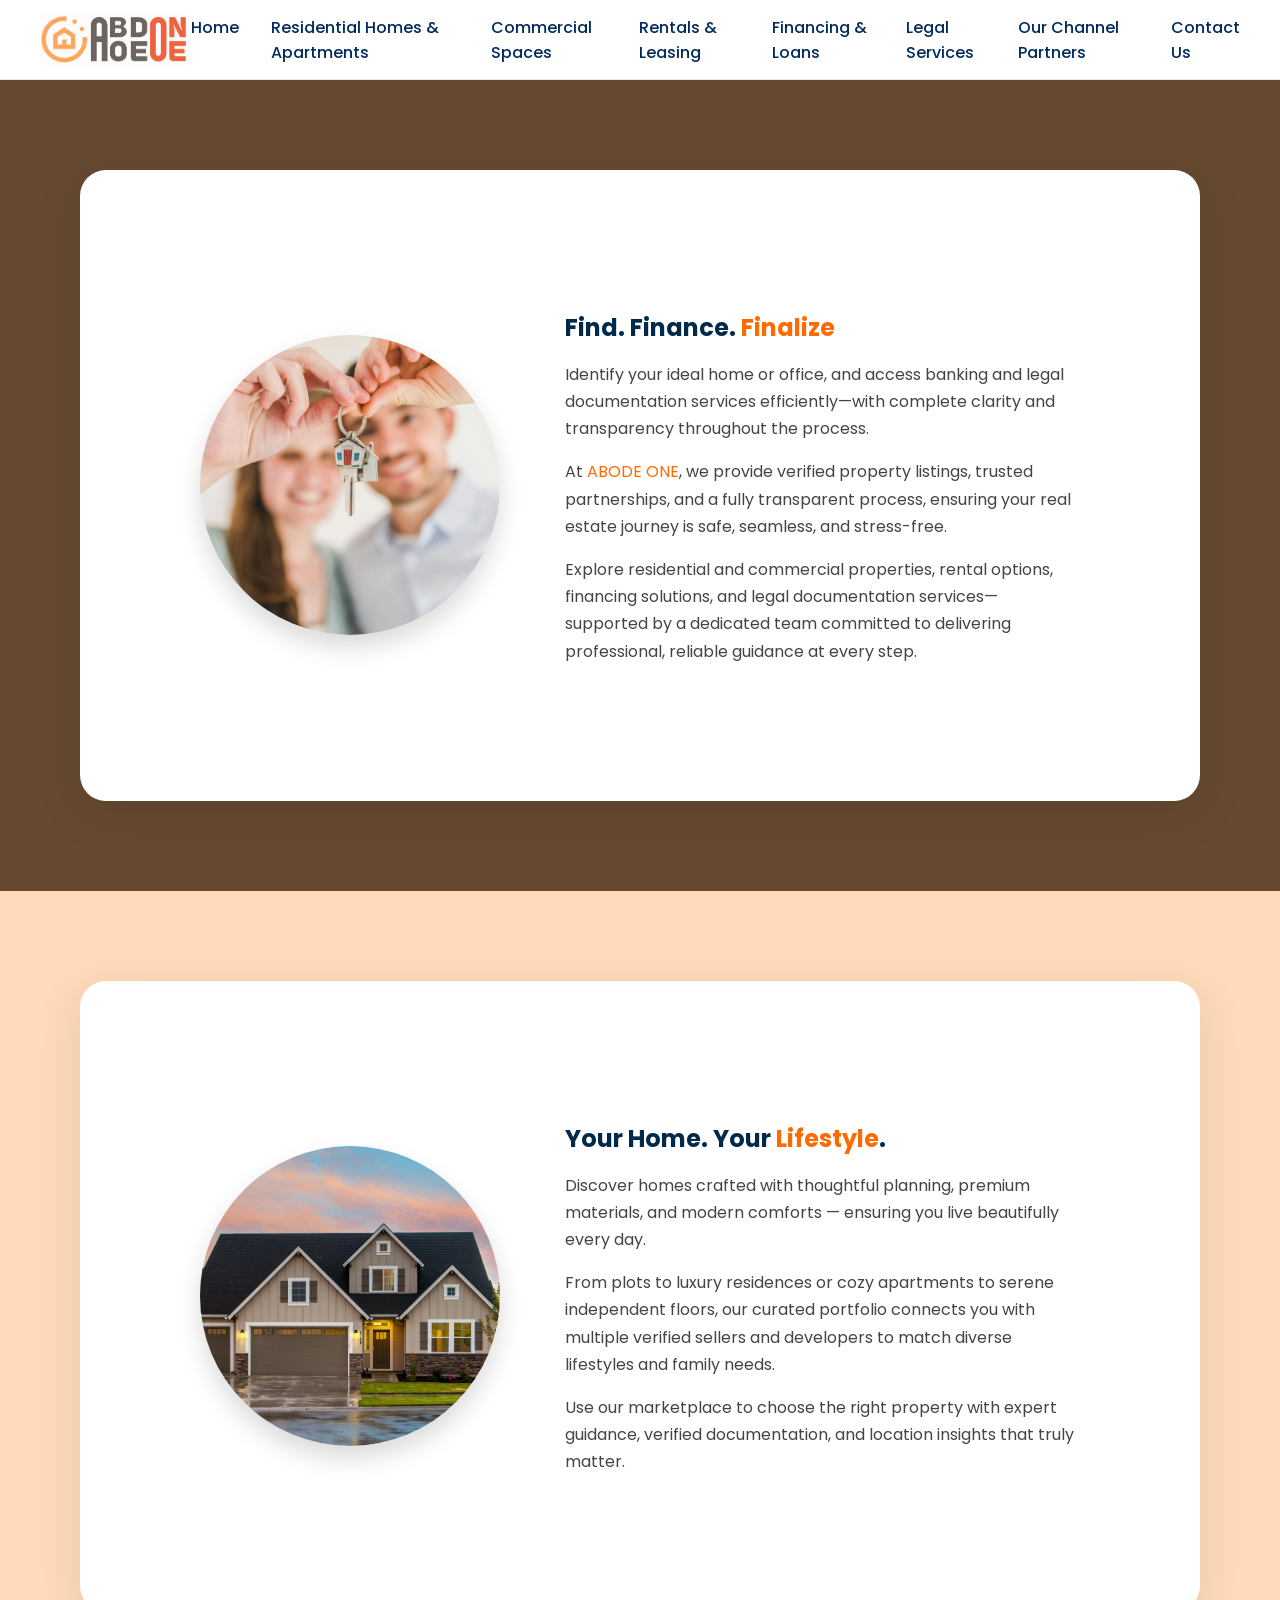
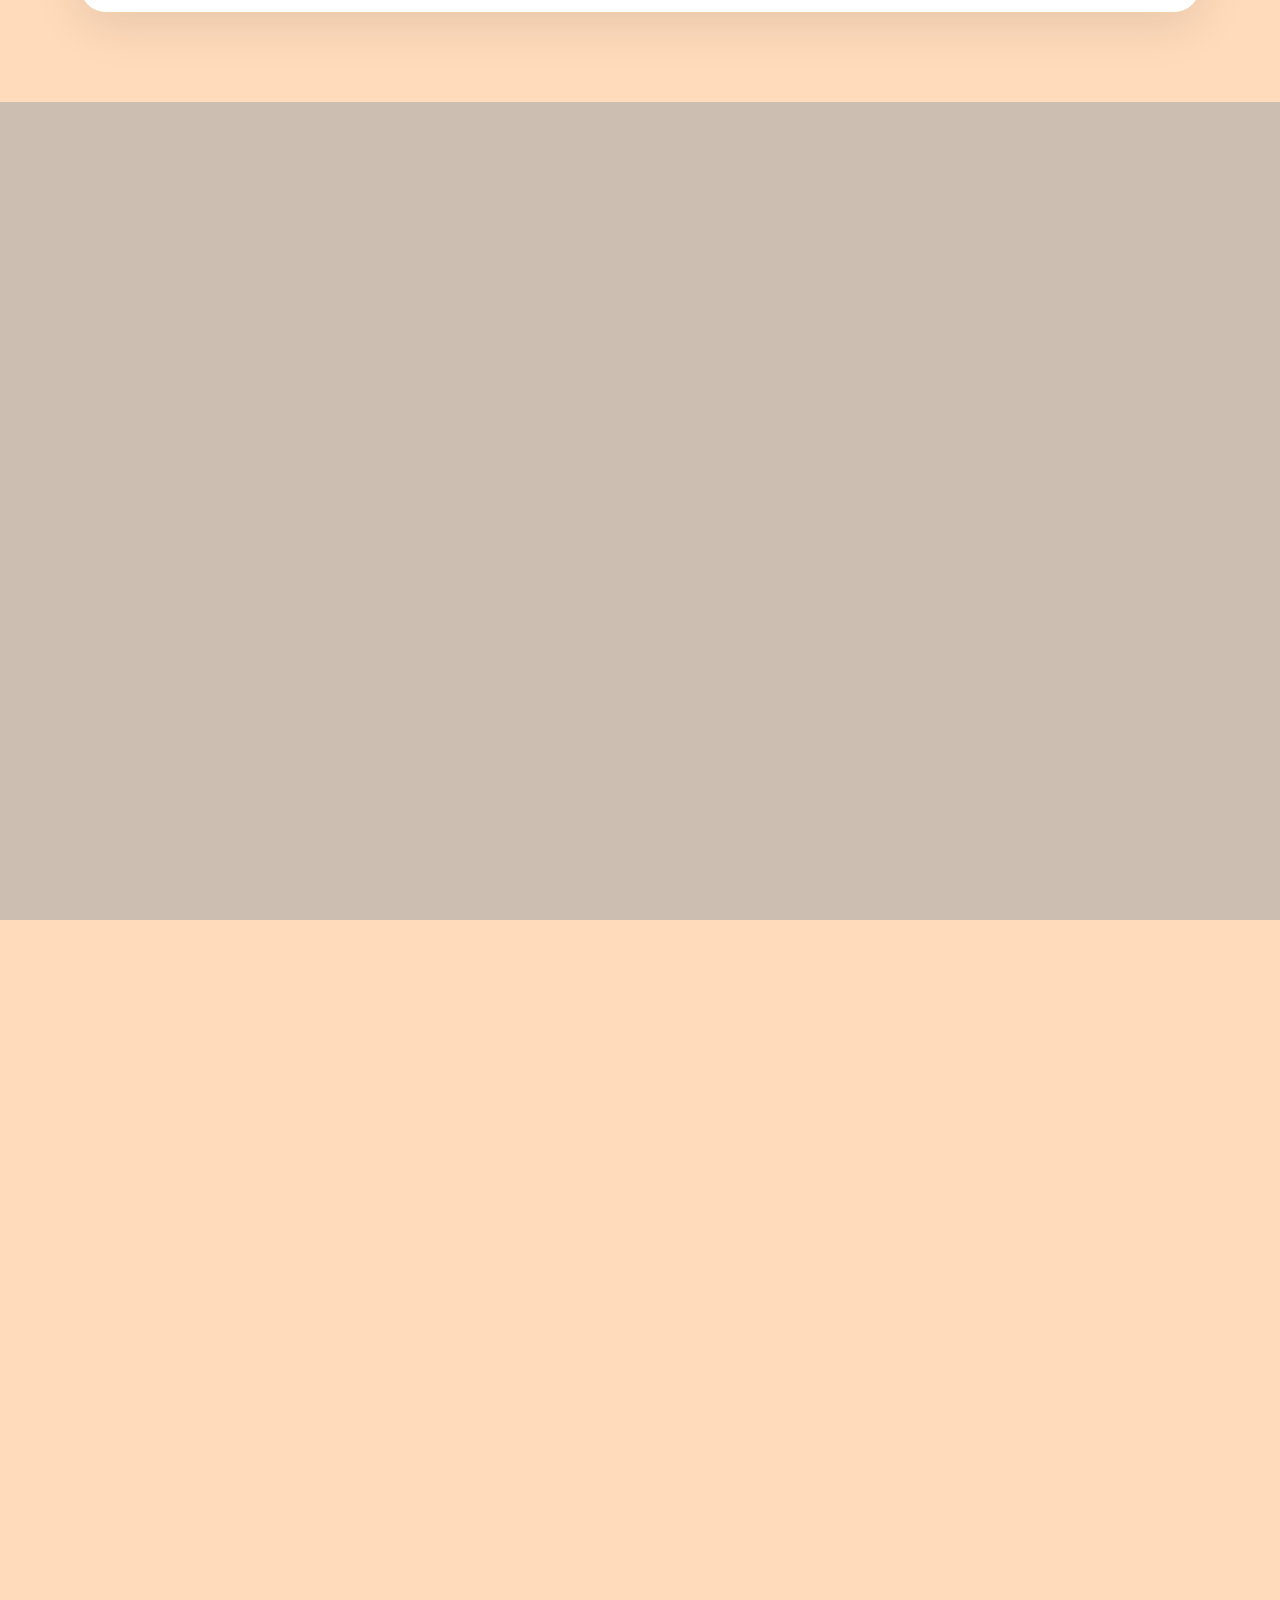
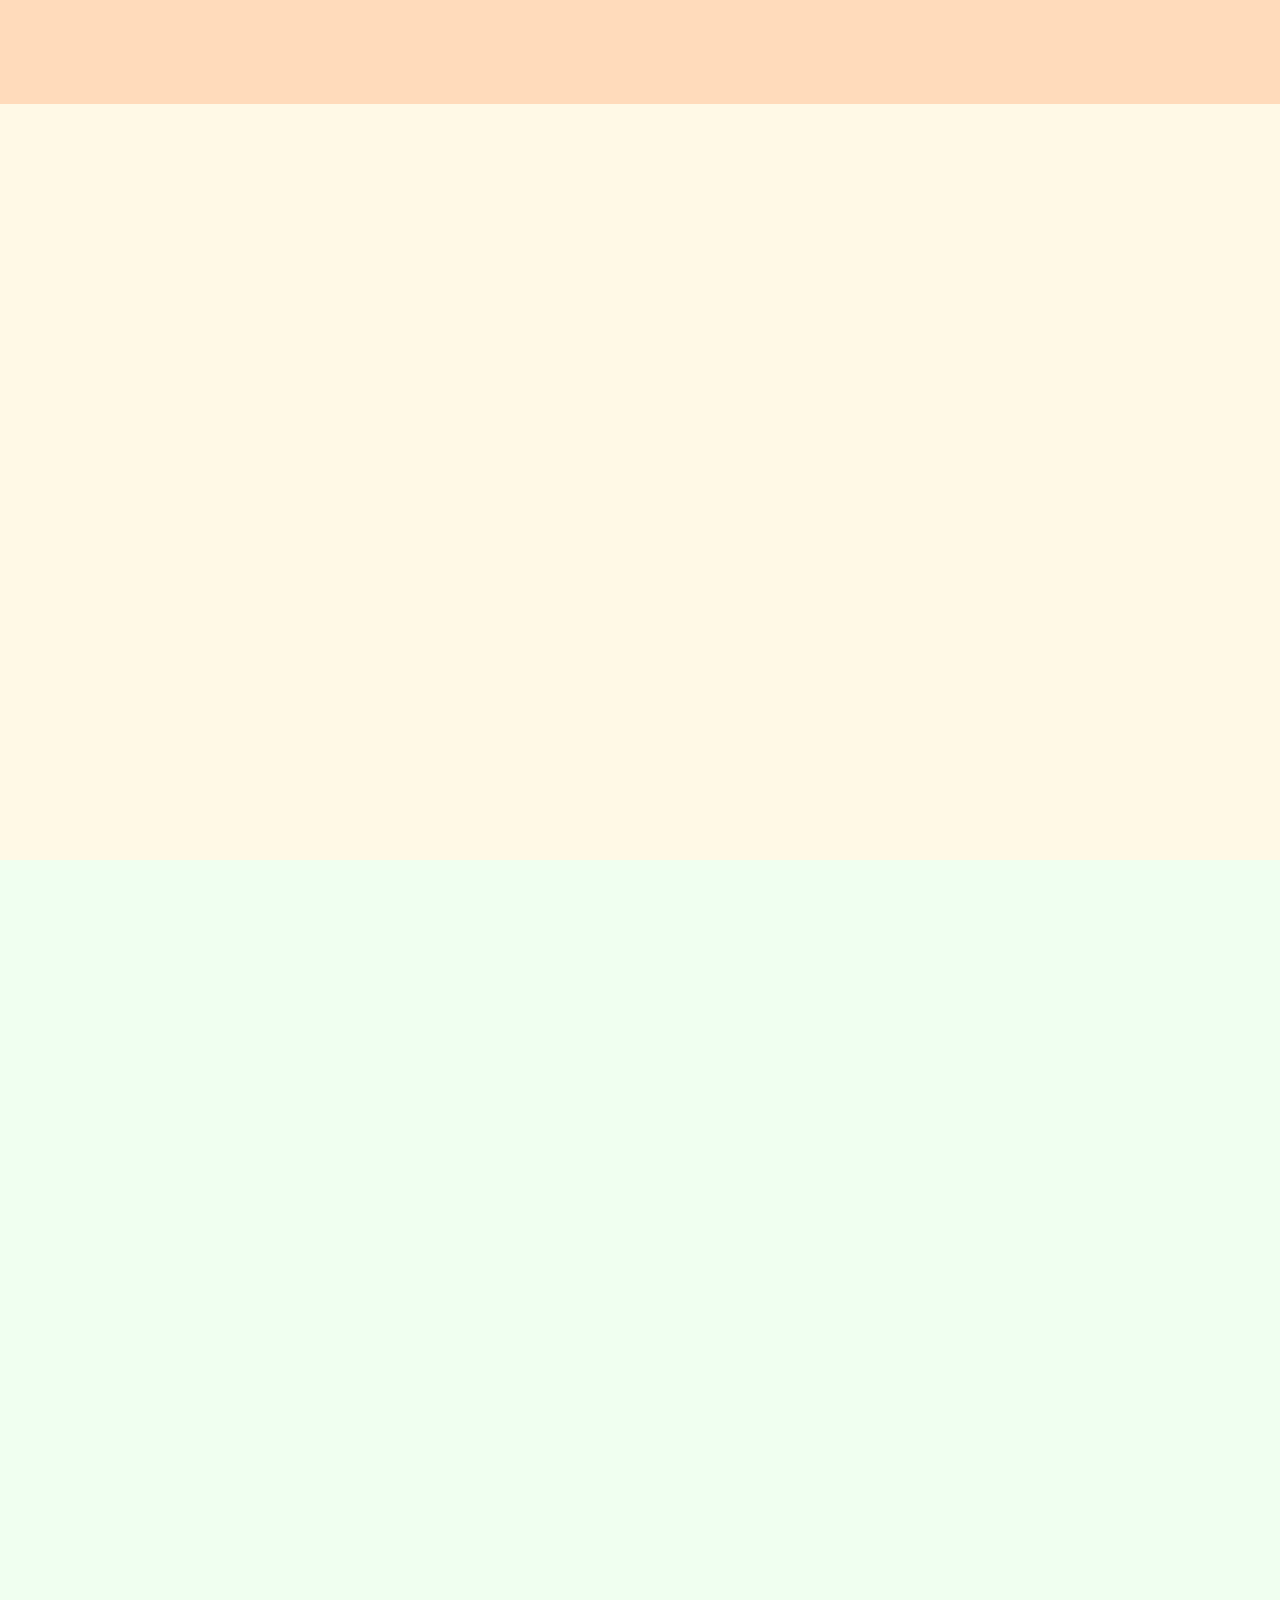
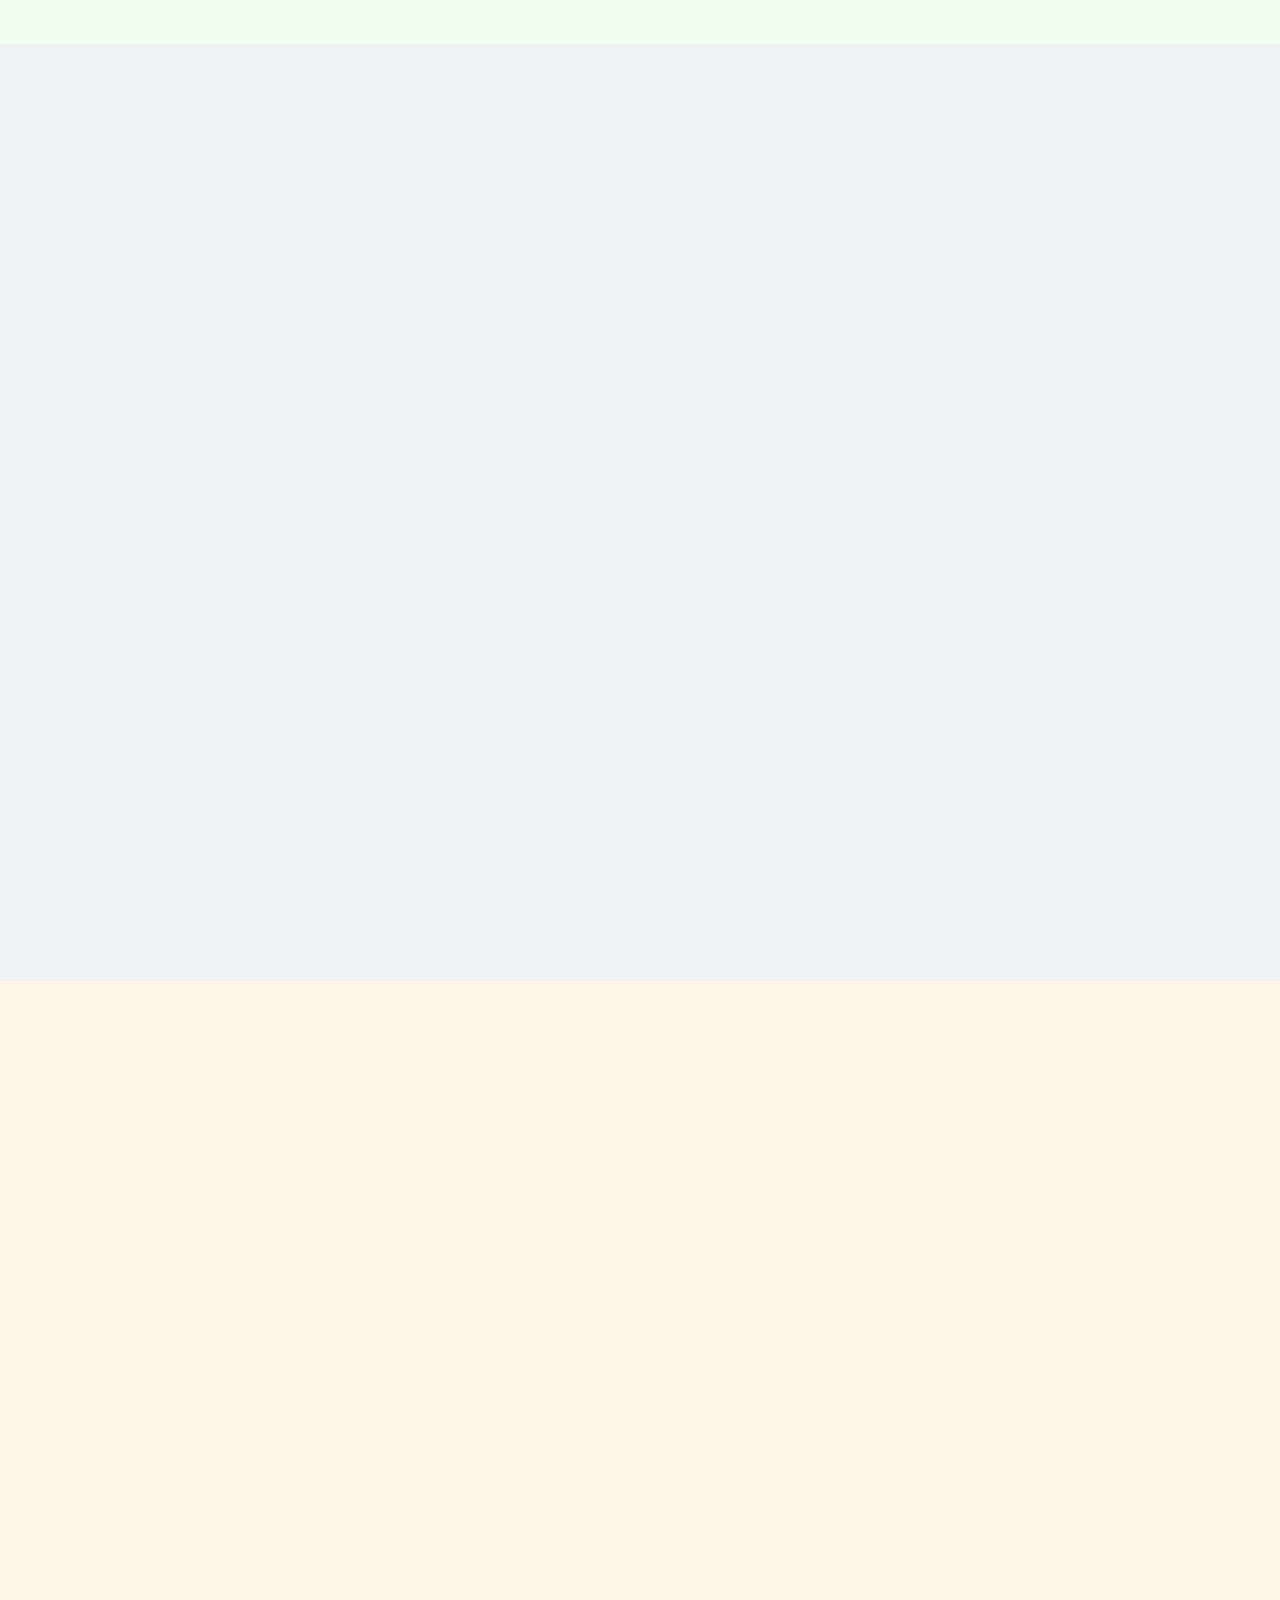
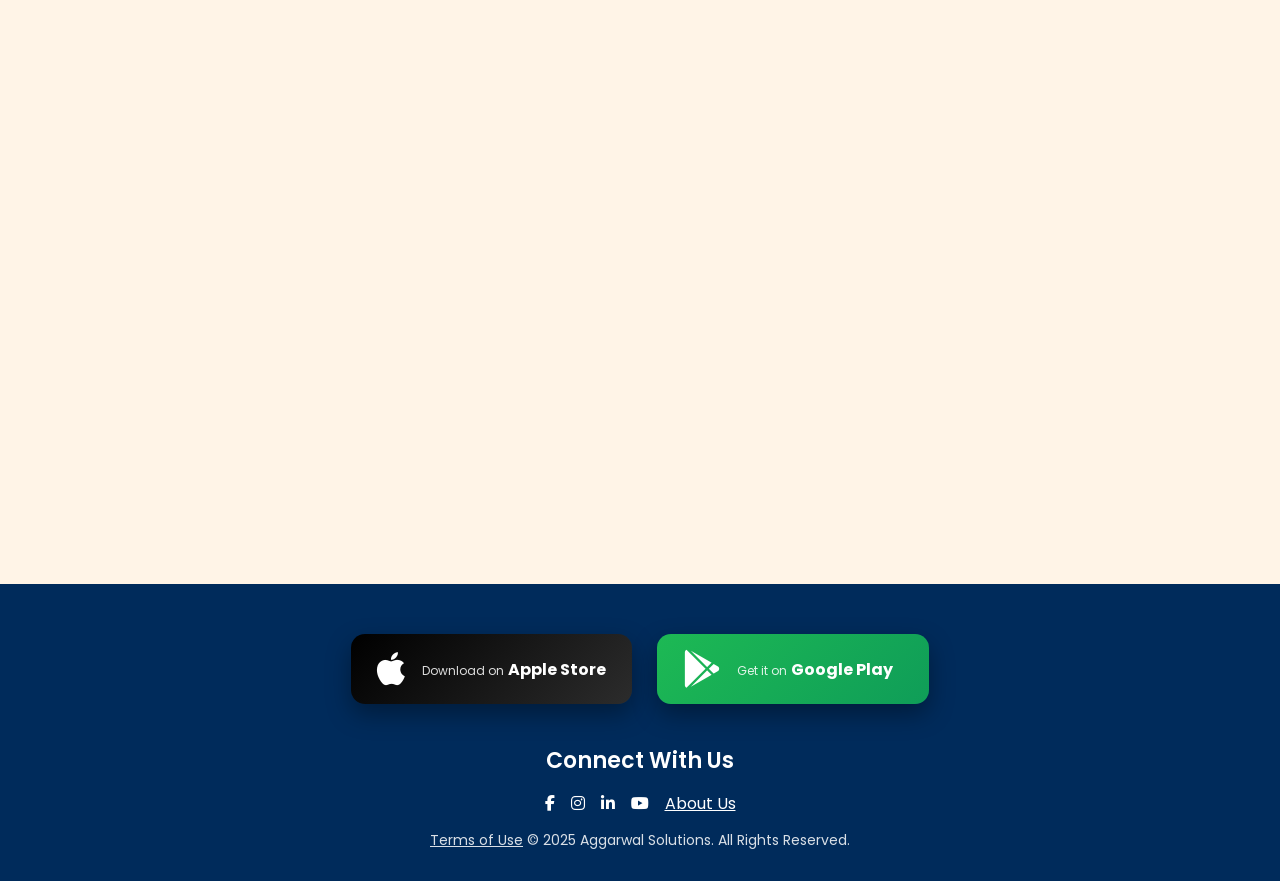
<file: REAPI/src/main/java/website_content/index.html>
<!DOCTYPE html>
<html lang="en">
<head>
<meta charset="UTF-8">
<meta name="viewport" content="width=device-width, initial-scale=1.0">
<title>AbodeOne</title>
<link rel="stylesheet" href="style.css">
<link rel="stylesheet" href="https://cdnjs.cloudflare.com/ajax/libs/font-awesome/6.5.0/css/all.min.css">
<link rel="preconnect" href="https://fonts.googleapis.com">
<link rel="preconnect" href="https://fonts.gstatic.com" crossorigin>
<link href="https://fonts.googleapis.com/css2?family=Poppins:wght@300;400;500;600;700;800&display=swap" rel="stylesheet">

</head>

<body>

<!-- ======================= HEADER ======================= -->
<header>
    <div class="logo-area">
        <img src="abodeone.png" style="height:55px; border-radius:10px;">
      
    </div>

    <div class="hamburger" onclick="toggleMenu()">
        <i class="fas fa-bars"></i>
    </div>

    <nav id="nav-menu">
        <ul>
            <li><a href="#intro">Home</a></li>
            <li><a href="#residential">Residential Homes & Apartments</a></li>
            <li><a href="#commercial">Commercial Spaces</a></li>
            <li><a href="#rentals">Rentals & Leasing</a></li>
            <li><a href="#loans">Financing & Loans</a></li>
            <li><a href="#legal">Legal Services</a></li>
            <li><a href="#partners">Our Channel Partners</a></li>
            <li><a href="#contact">Contact Us</a></li>
        </ul>
    </nav>
</header>

<!-- ======================= SECTIONS ======================= -->



<section id="intro">
    <div class="glass-card">
        <img src="intro.jpg" class="section-image" alt="Real Estate Intro">
        <div class="text-content">
           <h1>Find. Finance. <span class="highlight">Finalize</span></h1>
           <p>Identify your ideal home or office, and access banking and legal documentation services efficiently—with complete clarity and transparency throughout the process.</p>
           <p>At <span class="highlight">ABODE ONE</span>, we provide verified property listings, trusted partnerships, and a fully transparent process, ensuring your real estate journey is safe, seamless, and stress-free.</p>
           <p>Explore residential and commercial properties, rental options, financing solutions, and legal documentation services—supported by a dedicated team committed to delivering professional, reliable guidance at every step.</p>
        </div>
    </div>
</section>





<!-- ======================= RESIDENTIAL ======================= -->
<section id="residential">
    <div class="glass-card">
        <img src="residential.jpg" class="section-image">

        <div class="text-content">
           <h2>Your Home. Your <span class="highlight">Lifestyle</span>.</h2>
			<p>Discover homes crafted with thoughtful planning, premium materials, and modern comforts — ensuring you live beautifully every day.</p>
			<p>From plots to luxury residences  or cozy apartments to serene independent floors, our curated portfolio connects you with multiple verified sellers and developers to match diverse lifestyles and family needs.</p>
			<p>Use our marketplace to choose the right property with expert guidance, verified documentation, and location insights that truly matter.</p>

        </div>
    </div>
</section>

<!-- ======================= COMMERCIAL ======================= -->
<section id="commercial">
    <div class="glass-card">
        <img src="commercial.jpg" class="section-image">

        <div class="text-content">
            <h2>Commercial Spaces That <span class="highlight">Empower Businesses</span></h2>
			<p>Whether you’re a startup, growing company, or established enterprise, find the right commercial space to drive your success.</p>
			<p>Browse retail shops, office spaces, showrooms, and industrial units from multiple trusted partners — all offering high visibility, strong connectivity, and long-term value.</p>
			<p>Our marketplace connects you with top real estate agents and developers, providing commercial projects designed for productivity, scalability, and seamless operations.</p>
		</div>
    </div>
</section>

<!-- ======================= RENTALS ======================= -->
<section id="rentals">
    <div class="glass-card">
        <img src="rental.jpg" class="section-image">

        <div class="text-content">
          <h2>Flexible <span class="highlight">Rentals & Leasing</span></h2>
			<p>Discover rental homes, offices, co-working spaces, and commercial units all in one marketplace — tailored to your short-term and long-term needs.</p>
			<p>Compare options from trusted rental partners with transparent pricing, hassle-free paperwork, and speedy move-ins — ideal for individuals and businesses on the move.</p>
			<p>Pick from fully furnished, semi-furnished, or bare-shell spaces, with flexible lease terms designed to suit your lifestyle or business requirements.</p>

        </div>
    </div>
</section>

<!-- ======================= LOANS ======================= -->
<section id="loans">
    <div class="glass-card">
        <img src="bankloans.jpg" class="section-image">

        <div class="text-content">
          <h2>Fast & Easy <span class="highlight">Property Loans</span></h2>
			<p>Discover a wide range of home loans, commercial loans, balance transfers, and top-ups — all available in one convenient marketplace.</p>
			<p>Compare options from multiple leading banks to secure the best rates, faster approvals, and expert guidance every step of the way.</p>
			<p>Our streamlined process takes you from eligibility checks to final approval quickly, transparently, and effortlessly.</p>


        </div>
    </div>
</section>

<!-- ======================= LEGAL ======================= -->
<section id="legal">
    <div class="glass-card">
        <img src="legal.jpg" class="section-image">

        <div class="text-content">
           <h2>Property Legalities Made <span class="highlight">Simple</span></h2>

<p>Navigate real estate with confidence using our verified documentation services, trusted legal partners, and transparent advisory.</p>
<p>From agreement drafting and registration to due diligence, NOCs, and title checks — legal partners cover everything to protect your investment.</p>
<p>All documents are carefully reviewed by certified legal professionals to ensure accuracy, compliance, and peace of mind.</p>

        </div>
    </div>
</section>

<!-- ======================= PARTNERS ======================= -->
<section id="partners">
    <div class="glass-card" style="flex-direction: column; text-align:center; padding: 70px 60px;">

        <h2 style="margin-bottom: 15px;">
            <span class="highlight">Our Trusted Channel Partners</span>
        </h2>

      <p style="max-width: 850px; margin: 0 auto 20px auto; font-size: 17px; line-height: 1.7; color: #555;">
    We partner with top developers, leading financial institutions, and verified service providers to create a trusted real estate ecosystem. 
   </p>


        <hr style="width: 200px; border: none; height: 3px; background: #ff6a00; border-radius: 10px; margin: 15px auto 20px auto;">

        <div class="partner-track-wrapper">
            <div class="partner-track">
                <img src="Green_lotus_saksham.png" alt="Green Lotus">
                <img src="marbella.webp" alt="Marbella">
                <img src="trident.png" alt="Trident">
                <img src="idbi.png" alt="IDBI Bank">
                <img src="icici.png" alt="ICICI Bank">
                <img src="sbi.png" alt="SBI Bank">

                <!-- duplicates for infinite loop -->
                <img src="Green_lotus_saksham.png" alt="Green Lotus">
                <img src="marbella.webp" alt="Marbella">
                <img src="trident.png" alt="Trident">
                <img src="idbi.png" alt="IDBI Bank">
                <img src="icici.png" alt="ICICI Bank">
                <img src="sbi.png" alt="SBI Bank">
            </div>
        </div>

        <p style="margin-top: 35px; font-size: 15px; color: #777; font-weight: 500;">
            *More partners joining soon as we expand our collaboration network.*
        </p>

    </div>
</section>


<!-- ======================= CONTACT ======================= -->
<section id="contact">
    <div class="glass-card">
        <img src="contactus.jpg" class="section-image" alt="Contact Us">

        <div class="text-content">
            <h2><span class="highlight">Contact Us</span></h2>
            <p>Have a query about buying, renting, investing, or loan assistance? Our expert team along with channel partners is here to support you.</p>
            <p>Want to join our trusted network of developers, banks, and service providers to deliver seamless real estate solutions and grow together.</p>
            <p>Share your details, and we’ll reach out with personalized recommendations tailored to your goals.</p>

            <form id="contactForm" method="post">
                <input type="text" name="name" placeholder="Your Name" required>
                <input type="tel" name="phone" placeholder="Your Phone" required>
                <input type="email" name="email" placeholder="Your Email" required>
                <textarea name="message" placeholder="Your Message" required></textarea>
                <button type="submit">Send Inquiry</button>
            </form>

            <div class="form-message success" id="successMessage">
                ✅ Your inquiry has been received. We will contact you soon!
            </div>

            <div class="form-message error" id="errorMessage">
                ❌ Sorry, something went wrong. Please try again later.
            </div>
        </div>
    </div>
</section>



<script>
document.getElementById('contactForm').addEventListener('submit', function(e) {
    e.preventDefault();

    const form = e.target;
    const formData = new FormData(form);

    fetch('send_email.php', {
        method: 'POST',
        body: formData
    })
    .then(response => response.text())
    .then(data => {
        if(data.trim() === 'success') {
            document.getElementById('successMessage').style.display = 'block';
            document.getElementById('errorMessage').style.display = 'none';
            form.reset();
        } else {
            document.getElementById('successMessage').style.display = 'none';
            document.getElementById('errorMessage').style.display = 'block';
        }
    })
    .catch(error => {
        console.error('Error:', error);
        document.getElementById('successMessage').style.display = 'none';
        document.getElementById('errorMessage').style.display = 'block';
    });
});
</script>




<!-- ======================= FOOTER ======================= -->
<!-- ======================= FOOTER ======================= -->
<footer class="site-footer">
    <div class="footer-container">

        <!-- App Store Buttons -->
        <div class="footer-store-buttons">
            <a href="https://apps.apple.com/" target="_blank" class="footer-store-btn apple">
                <i class="fab fa-apple"></i>
                <div>
                    <span>Download on</span>
                    <strong>Apple Store</strong>
                </div>
            </a>

            <a href="https://play.google.com/" target="_blank" class="footer-store-btn android">
                <i class="fab fa-google-play"></i>
                <div>
                    <span>Get it on</span>
                    <strong>Google Play</strong>
                </div>
            </a>
        </div> 

        <!-- Social Section -->
        <h3 class="footer-title">Connect With Us</h3>

        <div class="footer-social">
            <a href="https://www.facebook.com" target="_blank"><i class="fab fa-facebook-f"></i></a>
            <a href="https://www.instagram.com" target="_blank"><i class="fab fa-instagram"></i></a>
            <a href="https://www.linkedin.com" target="_blank"><i class="fab fa-linkedin-in"></i></a>
            <a href="https://www.youtube.com" target="_blank"><i class="fab fa-youtube"></i></a>
            <a href="about-us.html" class="footer-link">About Us</a>
        </div>

        <!-- Footer Bottom -->
        <div class="footer-bottom">
            <a href="terms-of-use.html">Terms of Use</a>
            <span>© 2025 Aggarwal Solutions. All Rights Reserved.</span>
        </div>

    </div>
</footer>


<script>
// Fade-in Animation
const observer = new IntersectionObserver(entries => {
    entries.forEach(entry => {
        if(entry.isIntersecting){
            entry.target.classList.add('visible');
        }
    });
},{ threshold: 0.2 });

document.querySelectorAll('.glass-card').forEach(card => observer.observe(card));

// Toggle Mobile Menu
function toggleMenu() {
    const menu = document.getElementById('nav-menu');
    if(menu.style.display === "flex") {
        menu.style.display = "none";
    } else {
        menu.style.display = "flex";
    }
}
</script>

</body>
</html>
</file>
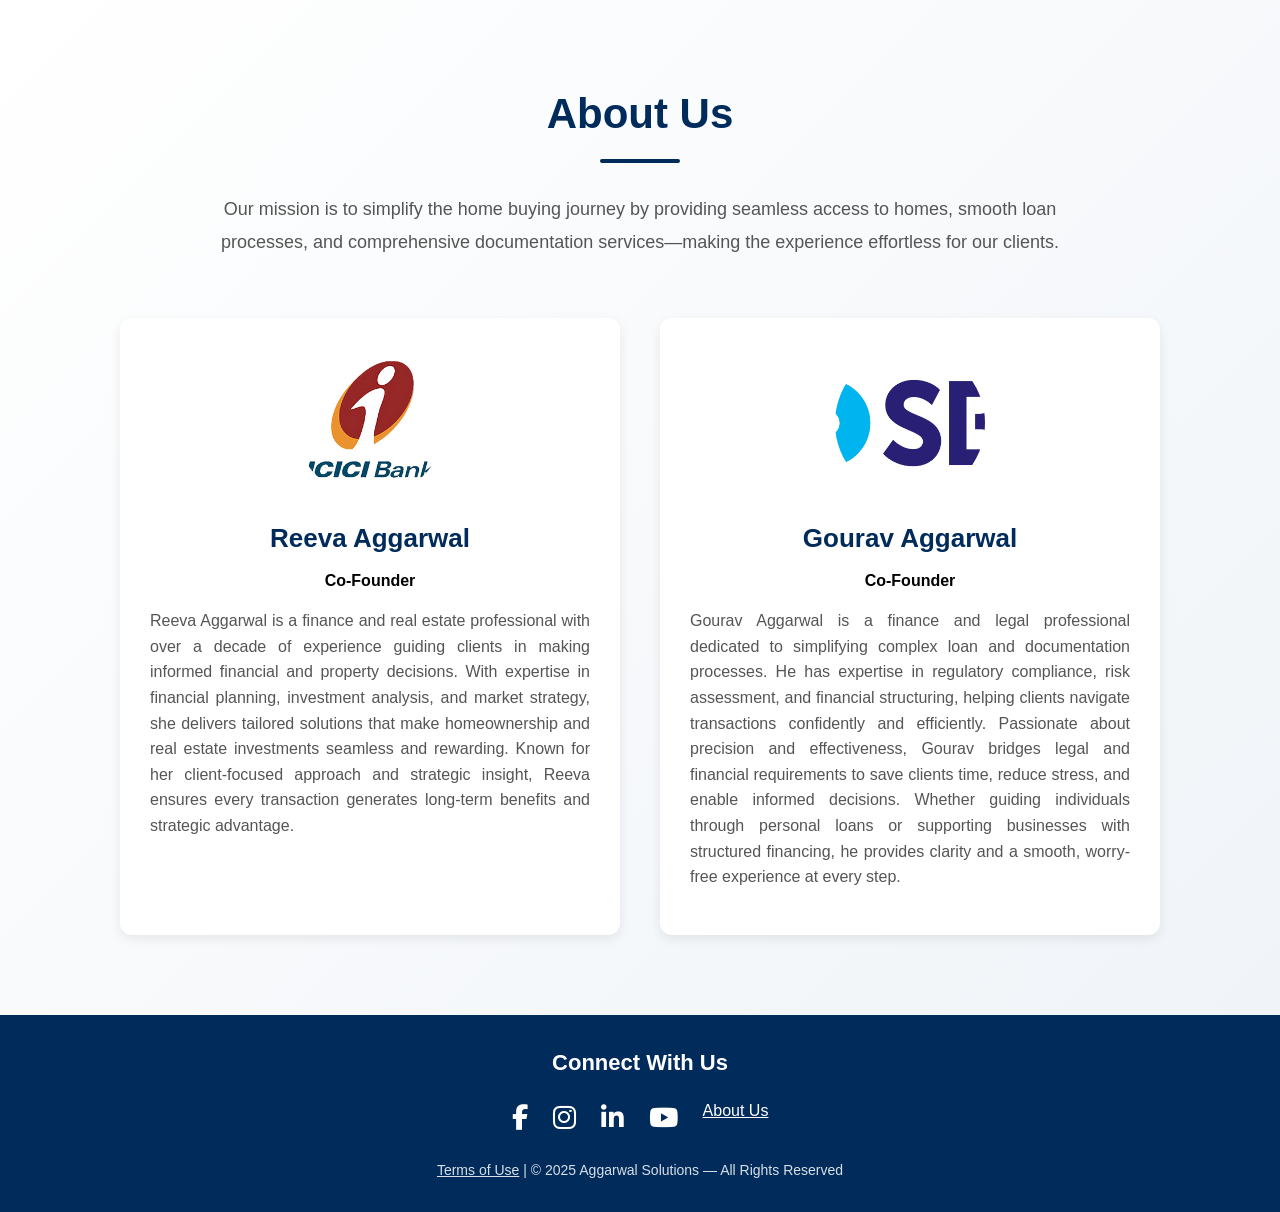
<file: REAPI/src/main/java/website_content/about-us.html>
<!DOCTYPE html>
<html lang="en">
<head>
    <meta charset="UTF-8">
    <meta name="viewport" content="width=device-width, initial-scale=1.0">
    <title>About Us | Aggarwal Solutions</title>
    <link rel="stylesheet" href="https://cdnjs.cloudflare.com/ajax/libs/font-awesome/6.4.0/css/all.min.css">
    <style>
        /* ===== Global Styles ===== */
        * {
            box-sizing: border-box;
            margin: 0;
            padding: 0;
        }

        body {
            font-family: 'Helvetica Neue', Arial, sans-serif;
            line-height: 1.6;
            color: #333;
            background-color: #f9f9f9;
        }

        a {
            text-decoration: none;
            color: inherit;
        }

        /* ===== About Us Section ===== */
        .about-us {
            padding: 80px 20px;
            background: linear-gradient(135deg, #ffffff 0%, #f0f4f8 100%);
        }

        .about-us .container {
            max-width: 1200px;
            margin: 0 auto;
            text-align: center;
        }

        .about-us h1 {
            font-size: 42px;
            color: #002b5b;
            margin-bottom: 15px;
            position: relative;
        }

        .about-us h1::after {
            content: '';
            display: block;
            width: 80px;
            height: 4px;
            background: #002b5b;
            margin: 12px auto 0;
            border-radius: 2px;
        }

        .about-us .mission {
            font-size: 18px;
            max-width: 850px;
            margin: 30px auto 60px;
            color: #555;
            line-height: 1.8;
        }

        /* ===== Founders Section ===== */
        .founders {
            display: flex;
            flex-wrap: wrap;
            gap: 40px;
            justify-content: center;
        }

        .founder {
            background-color: #fff;
            padding: 30px;
            border-radius: 12px;
            flex: 1 1 380px;
            max-width: 500px;
            box-shadow: 0 4px 12px rgba(0,0,0,0.08);
            transition: transform 0.3s ease, box-shadow 0.3s ease;
        }

        .founder:hover {
            transform: translateY(-8px);
            box-shadow: 0 12px 24px rgba(0,0,0,0.15);
        }

        .founder img {
            width: 150px;
            height: 150px;
            object-fit: cover;
            border-radius: 50%;
            display: block;
            margin: 0 auto 20px;
        }

        .founder h3 {
            font-size: 26px;
            color: #002b5b;
            margin-bottom: 8px;
        }

        .founder p {
            font-size: 16px;
            color: #555;
            margin-bottom: 15px;
            text-align: justify;
        }

        .founder p strong {
            color: #000;
        }

        /* ===== Responsive ===== */
        @media (max-width: 768px) {
            .founders {
                flex-direction: column;
                align-items: center;
            }
            .founder {
                flex: 1 1 90%;
            }
        }

      
        }
    </style>
</head>
<body>

    <!-- About Us Section -->
    <section class="about-us">
        <div class="container">
            <h1>About Us</h1>
            <p class="mission">
                Our mission is to simplify the home buying journey by providing seamless access to homes, smooth loan processes, and comprehensive documentation services—making the experience effortless for our clients.
            </p>

            <div class="founders">
                <!-- Founder 1 -->
                <article class="founder">
                    <img src="icici.png" alt="Reeva Aggarwal">
                    <h3>Reeva Aggarwal</h3>
                   <p style="text-align: center;"><strong>Co-Founder</strong></p>
                    <p>Reeva Aggarwal is a finance and real estate professional with over a decade of experience guiding clients in making informed financial and property decisions. With expertise in financial planning, investment analysis, and market strategy, she delivers tailored solutions that make homeownership and real estate investments seamless and rewarding. Known for her client-focused approach and strategic insight, Reeva ensures every transaction generates long-term benefits and strategic advantage.</p>
                </article>

                <!-- Founder 2 -->
                <article class="founder">
                    <img src="sbi.png" alt="Gourav Aggarwal">
                    <h3>Gourav Aggarwal</h3>
                   <p style="text-align: center;"><strong>Co-Founder</strong></p>
                    <p>Gourav Aggarwal is a finance and legal professional dedicated to simplifying complex loan and documentation processes. He has expertise in regulatory compliance, risk assessment, and financial structuring, helping clients navigate transactions confidently and efficiently. Passionate about precision and effectiveness, Gourav bridges legal and financial requirements to save clients time, reduce stress, and enable informed decisions. Whether guiding individuals through personal loans or supporting businesses with structured financing, he provides clarity and a smooth, worry-free experience at every step.</p>
                </article>
            </div>
        </div>
    </section>

    <!-- Footer -->
   <footer style="text-align:center; padding:30px 20px; background:#002b5b; color:white;">
    <div style="margin-bottom:18px; font-size:22px; font-weight:600;">Connect With Us</div>
    <div style="margin-bottom:20px; display:flex; justify-content:center; gap:25px;">
        <a href="https://www.facebook.com" target="_blank" style="color:white; font-size:26px; transition:0.3s;"><i class="fab fa-facebook-f"></i></a>
        <a href="https://www.instagram.com" target="_blank" style="color:white; font-size:26px; transition:0.3s;"><i class="fab fa-instagram"></i></a>
        <a href="https://www.linkedin.com" target="_blank" style="color:white; font-size:26px; transition:0.3s;"><i class="fab fa-linkedin-in"></i></a>
        <a href="https://www.youtube.com" target="_blank" style="color:white; font-size:26px; transition:0.3s;"><i class="fab fa-youtube"></i></a>
		<a href="about-us.html" target="_blank" rel="noopener noreferrer" style="color:white; text-decoration:underline;"> About Us</a>
    </div>
	  <div style="margin-top:12px; font-size:14px; opacity:0.85;">
        <a href="terms-of-use.html" target="_blank" rel="noopener noreferrer" style="color:white; text-decoration:underline;">Terms of Use</a>
 | © 2025 Aggarwal Solutions — All Rights Reserved
    </div>
  
</footer>
</body>
</html>
</file>
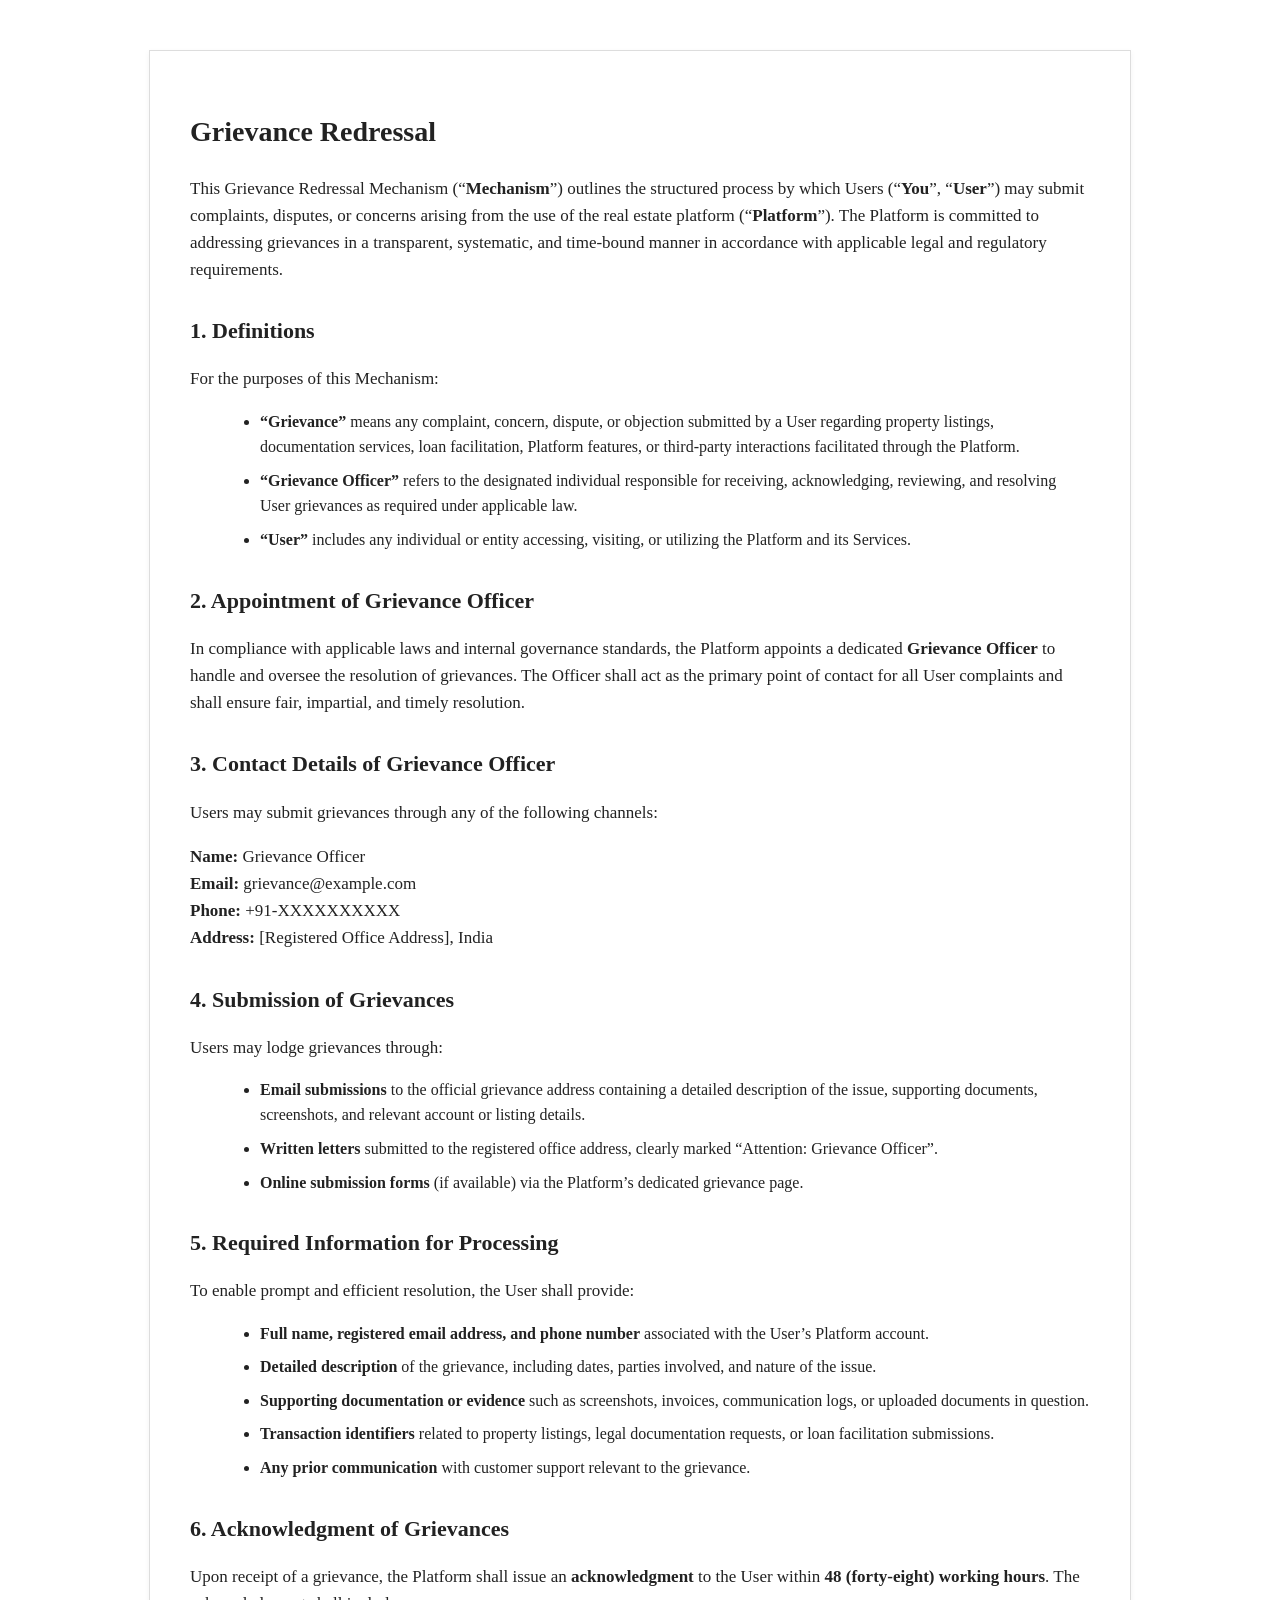
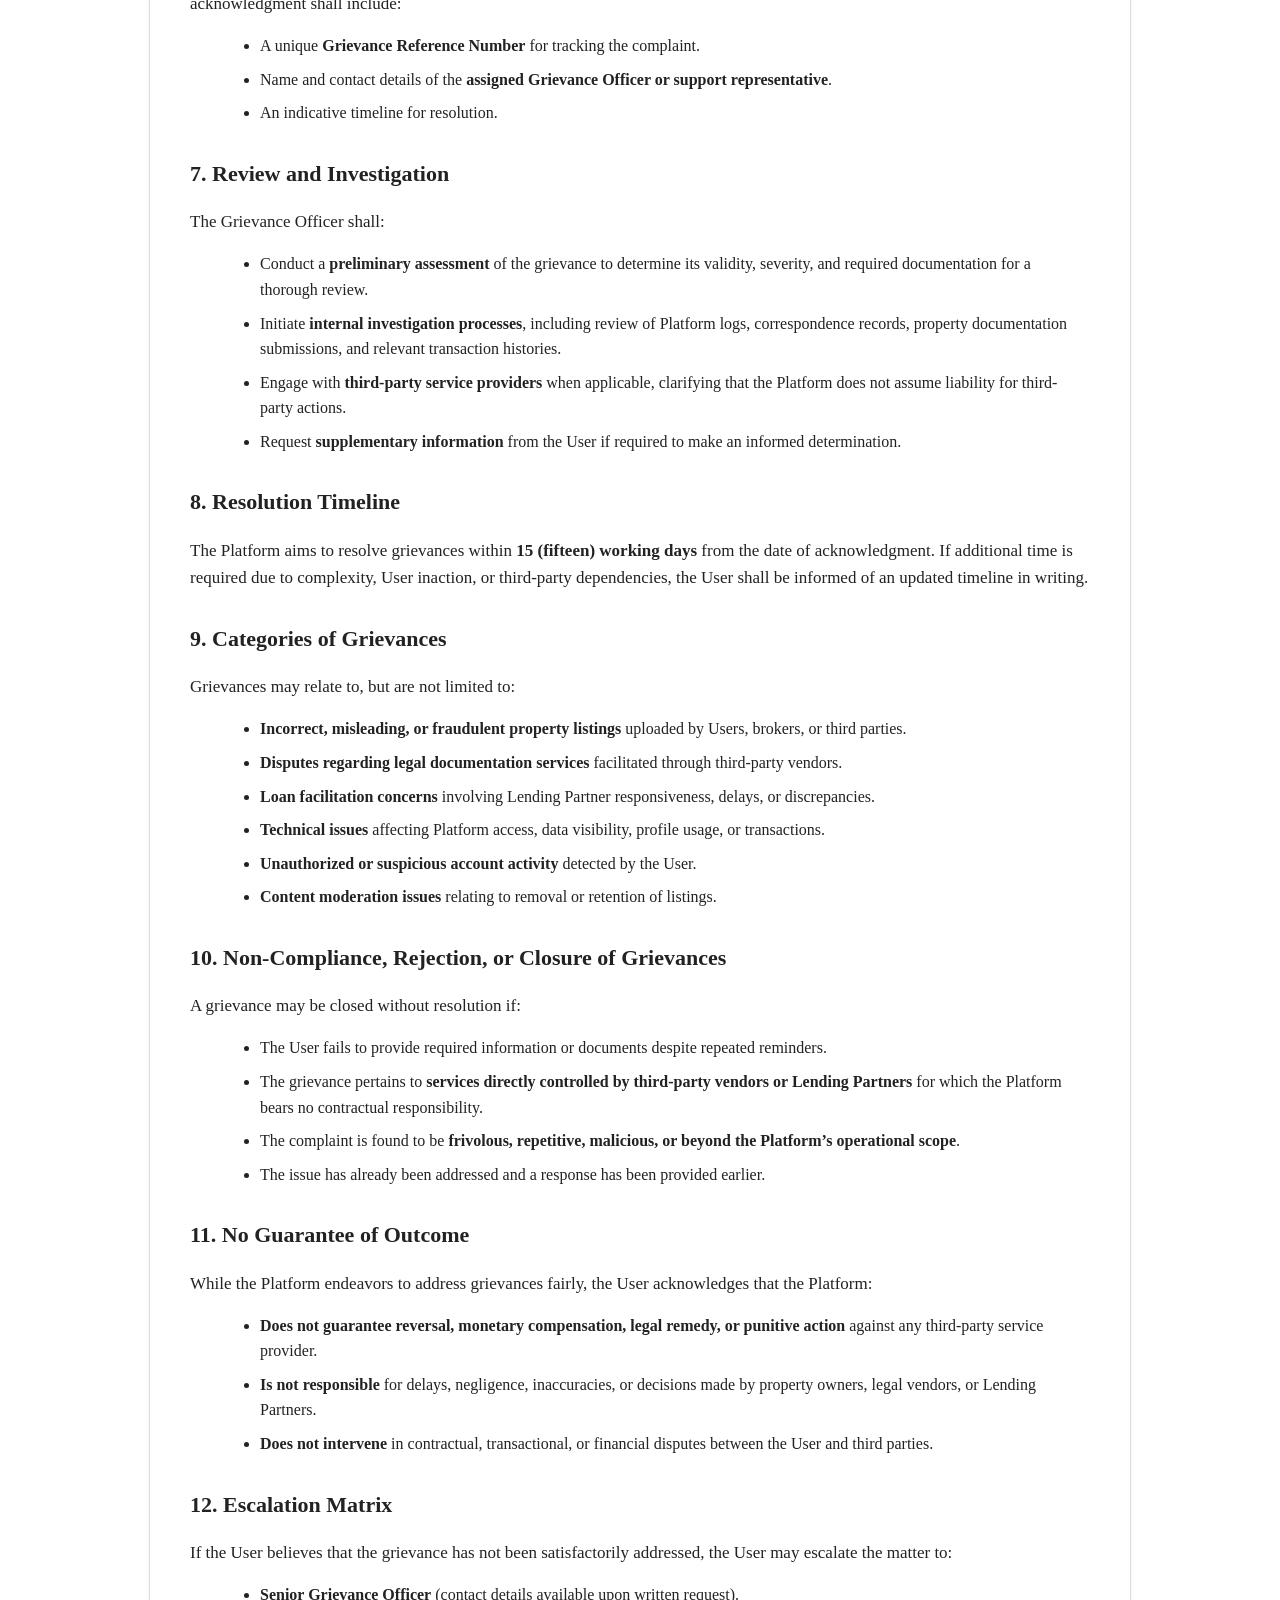
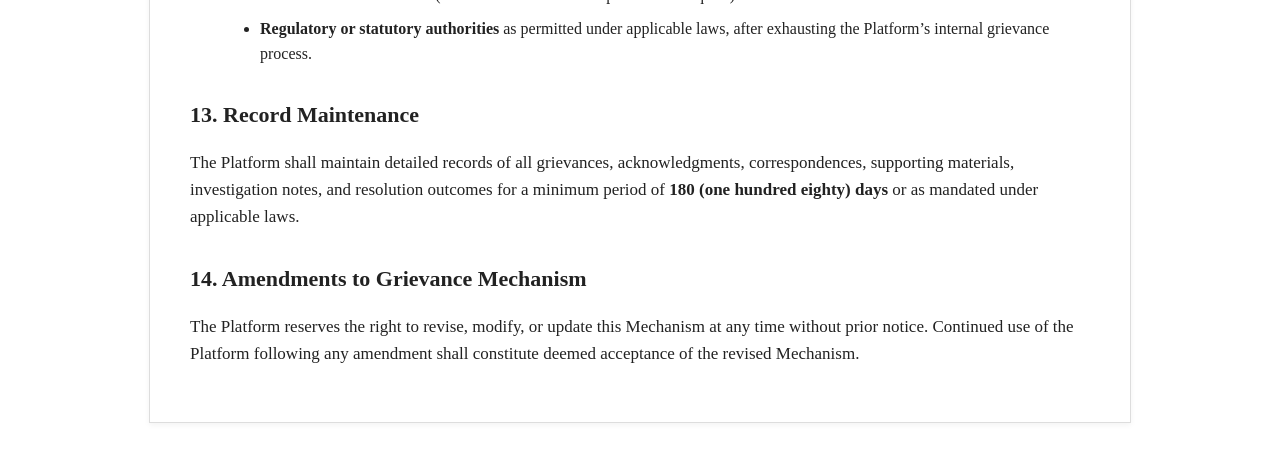
<file: REAPI/src/main/java/website_content/grievance_details.html>
<!DOCTYPE html>
<html lang="en">
<head>
    <meta charset="UTF-8">
    <meta name="viewport" content="width=device-width, initial-scale=1.0">
    <title>Grievance Redressal | Real Estate Platform</title>
    <style>
        /* ===== Global Styles ===== */
        body {
            font-family: Georgia, "Times New Roman", serif;
            background-color: #ffffff;
            color: #222;
            margin: 0;
            padding: 20px;
            font-size: 16px;
            line-height: 1.6;
            -webkit-font-smoothing: antialiased;
        }

        /* ===== Container ===== */
        .container {
            max-width: 900px;
            margin: 30px auto;
            background: #ffffff;
            padding: 40px;
            border: 1px solid #ddd;
            box-shadow: 0 2px 6px rgba(0,0,0,0.05);
        }

        /* ===== Headings ===== */
        h1 {
            font-size: 28px;
            margin-bottom: 20px;
            color: #222;
        }
        h2 {
            font-size: 22px;
            margin-top: 30px;
            margin-bottom: 15px;
            color: #222;
        }
        h3 {
            font-size: 18px;
            margin-top: 25px;
            margin-bottom: 12px;
            color: #222;
        }

        /* ===== Paragraphs & Text ===== */
        p {
            font-size: 17px;
            margin-bottom: 15px;
        }
        strong {
            font-weight: bold;
        }

        /* ===== Lists ===== */
        ul {
            margin-left: 30px;
            margin-bottom: 20px;
        }
        li {
            margin-bottom: 8px;
        }

        /* ===== Links ===== */
        a {
            color: #0066cc;
            text-decoration: underline;
        }

        /* ===== Responsive Adjustments ===== */
        @media (max-width: 768px) {
            body {
                padding: 15px;
                font-size: 16px;
            }
            .container {
                padding: 25px;
            }
            h1 {
                font-size: 24px;
            }
            h2 {
                font-size: 20px;
            }
            h3 {
                font-size: 17px;
            }
        }

        @media (max-width: 480px) {
            body {
                padding: 10px;
                font-size: 15px;
            }
            .container {
                padding: 20px;
            }
            h1 {
                font-size: 22px;
            }
            h2 {
                font-size: 18px;
            }
            h3 {
                font-size: 16px;
            }
            ul {
                margin-left: 20px;
            }
        }
    </style>
</head>
<body>
<div class="container">
    <h1>Grievance Redressal</h1>
    <p>
        This Grievance Redressal Mechanism (“<strong>Mechanism</strong>”) outlines the structured process by which Users (“<strong>You</strong>”, “<strong>User</strong>”) 
        may submit complaints, disputes, or concerns arising from the use of the real estate platform (“<strong>Platform</strong>”). 
        The Platform is committed to addressing grievances in a transparent, systematic, and time-bound manner in accordance 
        with applicable legal and regulatory requirements.
    </p>

    <h2>1. Definitions</h2>
    <p>For the purposes of this Mechanism:</p>
    <ul>
        <li>
            <strong>“Grievance”</strong> means any complaint, concern, dispute, or objection submitted by a User regarding 
            property listings, documentation services, loan facilitation, Platform features, or third-party interactions facilitated through the Platform.
        </li>
        <li>
            <strong>“Grievance Officer”</strong> refers to the designated individual responsible for receiving, acknowledging, 
            reviewing, and resolving User grievances as required under applicable law.
        </li>
        <li>
            <strong>“User”</strong> includes any individual or entity accessing, visiting, or utilizing the Platform and its Services.
        </li>
    </ul>

    <h2>2. Appointment of Grievance Officer</h2>
    <p>
        In compliance with applicable laws and internal governance standards, the Platform appoints a dedicated 
        <strong>Grievance Officer</strong> to handle and oversee the resolution of grievances. The Officer shall act as the primary point of contact 
        for all User complaints and shall ensure fair, impartial, and timely resolution.
    </p>

    <h2>3. Contact Details of Grievance Officer</h2>
    <p>Users may submit grievances through any of the following channels:</p>
    <p>
        <strong>Name:</strong> Grievance Officer<br>
        <strong>Email:</strong> grievance@example.com<br>
        <strong>Phone:</strong> +91-XXXXXXXXXX<br>
        <strong>Address:</strong> [Registered Office Address], India
    </p>

    <h2>4. Submission of Grievances</h2>
    <p>Users may lodge grievances through:</p>
    <ul>
        <li>
            <strong>Email submissions</strong> to the official grievance address containing a detailed description of the issue, 
            supporting documents, screenshots, and relevant account or listing details.
        </li>
        <li>
            <strong>Written letters</strong> submitted to the registered office address, clearly marked “Attention: Grievance Officer”.
        </li>
        <li>
            <strong>Online submission forms</strong> (if available) via the Platform’s dedicated grievance page.
        </li>
    </ul>

    <h2>5. Required Information for Processing</h2>
    <p>To enable prompt and efficient resolution, the User shall provide:</p>
    <ul>
        <li><strong>Full name, registered email address, and phone number</strong> associated with the User’s Platform account.</li>
        <li><strong>Detailed description</strong> of the grievance, including dates, parties involved, and nature of the issue.</li>
        <li><strong>Supporting documentation or evidence</strong> such as screenshots, invoices, communication logs, or uploaded documents in question.</li>
        <li><strong>Transaction identifiers</strong> related to property listings, legal documentation requests, or loan facilitation submissions.</li>
        <li><strong>Any prior communication</strong> with customer support relevant to the grievance.</li>
    </ul>

    <h2>6. Acknowledgment of Grievances</h2>
    <p>
        Upon receipt of a grievance, the Platform shall issue an <strong>acknowledgment</strong> to the User within 
        <strong>48 (forty-eight) working hours</strong>. The acknowledgment shall include:
    </p>
    <ul>
        <li>A unique <strong>Grievance Reference Number</strong> for tracking the complaint.</li>
        <li>Name and contact details of the <strong>assigned Grievance Officer or support representative</strong>.</li>
        <li>An indicative timeline for resolution.</li>
    </ul>

    <h2>7. Review and Investigation</h2>
    <p>The Grievance Officer shall:</p>
    <ul>
        <li>Conduct a <strong>preliminary assessment</strong> of the grievance to determine its validity, severity, and required documentation for a thorough review.</li>
        <li>Initiate <strong>internal investigation processes</strong>, including review of Platform logs, correspondence records, property documentation submissions, and relevant transaction histories.</li>
        <li>Engage with <strong>third-party service providers</strong> when applicable, clarifying that the Platform does not assume liability for third-party actions.</li>
        <li>Request <strong>supplementary information</strong> from the User if required to make an informed determination.</li>
    </ul>

    <h2>8. Resolution Timeline</h2>
    <p>
        The Platform aims to resolve grievances within <strong>15 (fifteen) working days</strong> from the date of acknowledgment. 
        If additional time is required due to complexity, User inaction, or third-party dependencies, the User shall be informed 
        of an updated timeline in writing.
    </p>

    <h2>9. Categories of Grievances</h2>
    <p>Grievances may relate to, but are not limited to:</p>
    <ul>
        <li><strong>Incorrect, misleading, or fraudulent property listings</strong> uploaded by Users, brokers, or third parties.</li>
        <li><strong>Disputes regarding legal documentation services</strong> facilitated through third-party vendors.</li>
        <li><strong>Loan facilitation concerns</strong> involving Lending Partner responsiveness, delays, or discrepancies.</li>
        <li><strong>Technical issues</strong> affecting Platform access, data visibility, profile usage, or transactions.</li>
        <li><strong>Unauthorized or suspicious account activity</strong> detected by the User.</li>
        <li><strong>Content moderation issues</strong> relating to removal or retention of listings.</li>
    </ul>

    <h2>10. Non-Compliance, Rejection, or Closure of Grievances</h2>
    <p>A grievance may be closed without resolution if:</p>
    <ul>
        <li>The User fails to provide required information or documents despite repeated reminders.</li>
        <li>The grievance pertains to <strong>services directly controlled by third-party vendors or Lending Partners</strong> for which the Platform bears no contractual responsibility.</li>
        <li>The complaint is found to be <strong>frivolous, repetitive, malicious, or beyond the Platform’s operational scope</strong>.</li>
        <li>The issue has already been addressed and a response has been provided earlier.</li>
    </ul>

    <h2>11. No Guarantee of Outcome</h2>
    <p>While the Platform endeavors to address grievances fairly, the User acknowledges that the Platform:</p>
    <ul>
        <li><strong>Does not guarantee reversal, monetary compensation, legal remedy, or punitive action</strong> against any third-party service provider.</li>
        <li><strong>Is not responsible</strong> for delays, negligence, inaccuracies, or decisions made by property owners, legal vendors, or Lending Partners.</li>
        <li><strong>Does not intervene</strong> in contractual, transactional, or financial disputes between the User and third parties.</li>
    </ul>

    <h2>12. Escalation Matrix</h2>
    <p>If the User believes that the grievance has not been satisfactorily addressed, the User may escalate the matter to:</p>
    <ul>
        <li><strong>Senior Grievance Officer</strong> (contact details available upon written request).</li>
        <li><strong>Regulatory or statutory authorities</strong> as permitted under applicable laws, after exhausting the Platform’s internal grievance process.</li>
    </ul>

    <h2>13. Record Maintenance</h2>
    <p>
        The Platform shall maintain detailed records of all grievances, acknowledgments, correspondences, supporting materials, 
        investigation notes, and resolution outcomes for a minimum period of <strong>180 (one hundred eighty) days</strong> 
        or as mandated under applicable laws.
    </p>

    <h2>14. Amendments to Grievance Mechanism</h2>
    <p>
        The Platform reserves the right to revise, modify, or update this Mechanism at any time without prior notice. 
        Continued use of the Platform following any amendment shall constitute deemed acceptance of the revised Mechanism.
    </p>

</div>
</body>
</html>
</file>
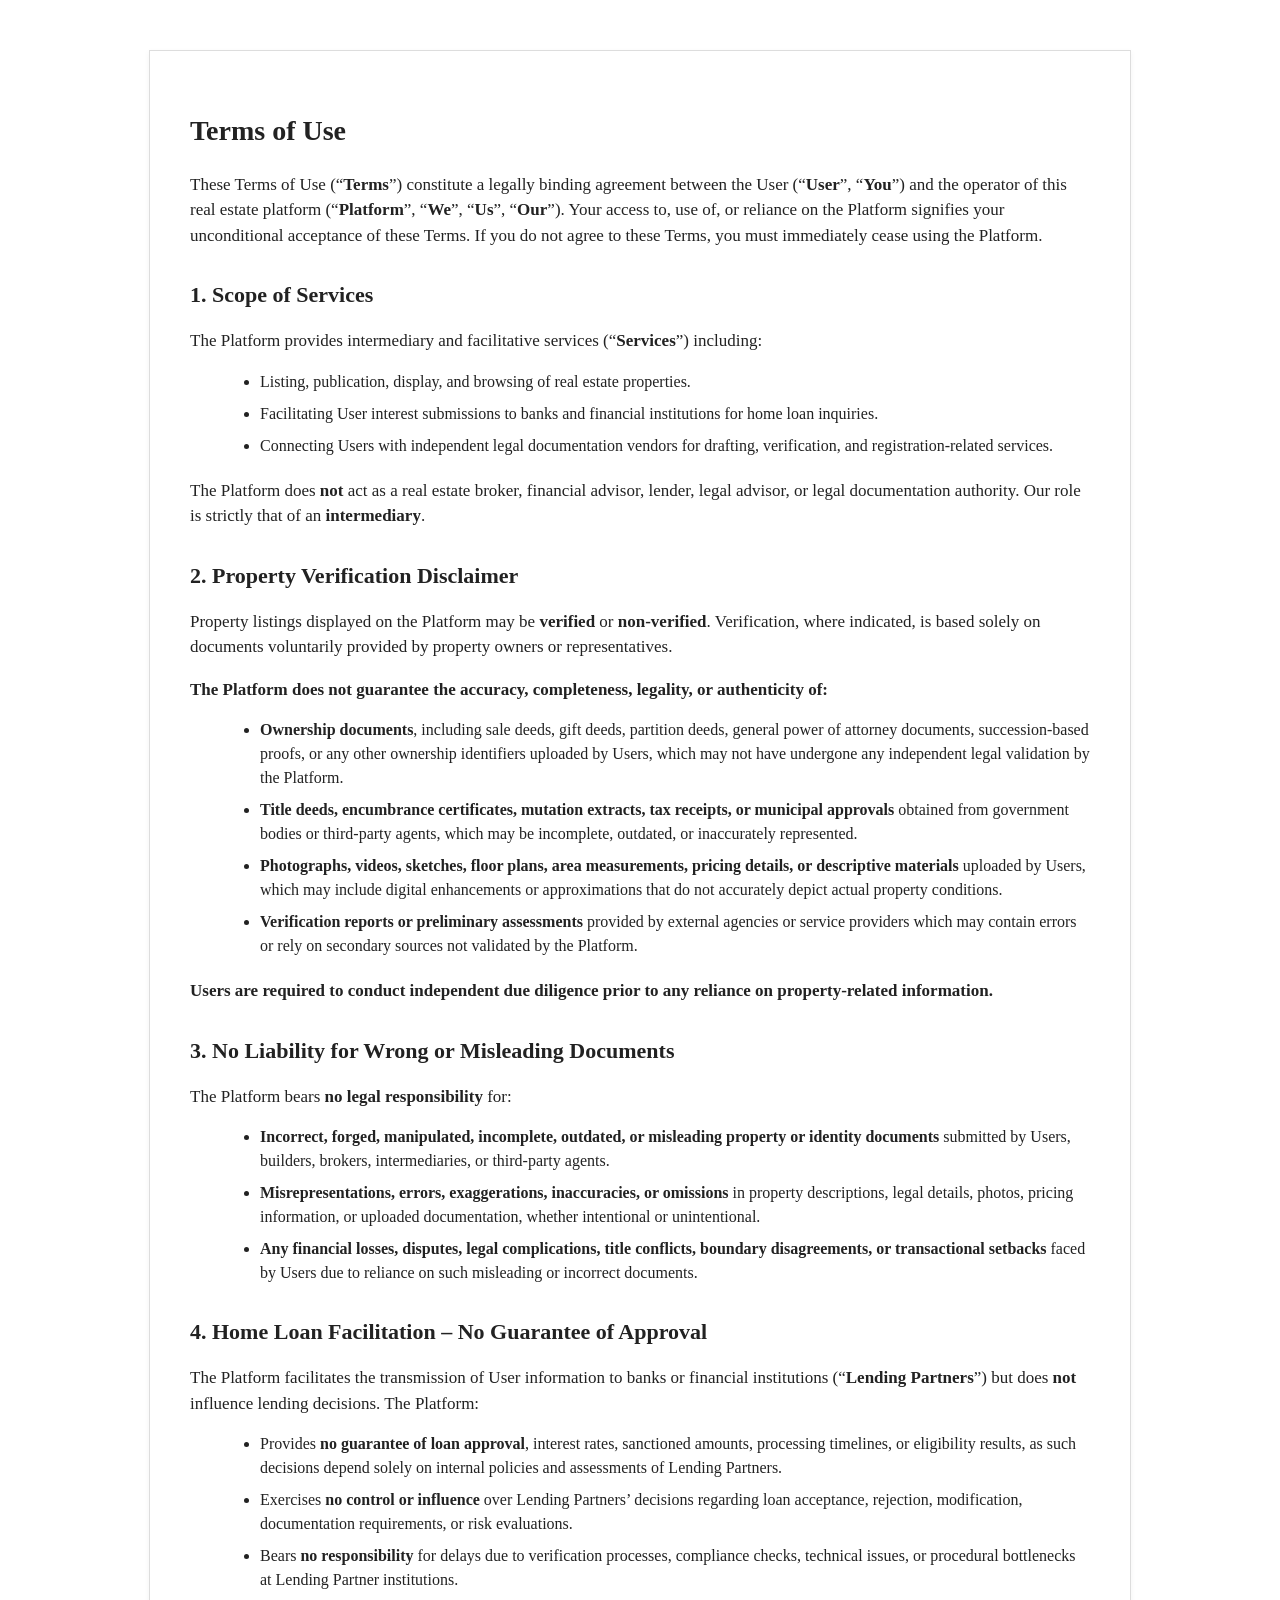
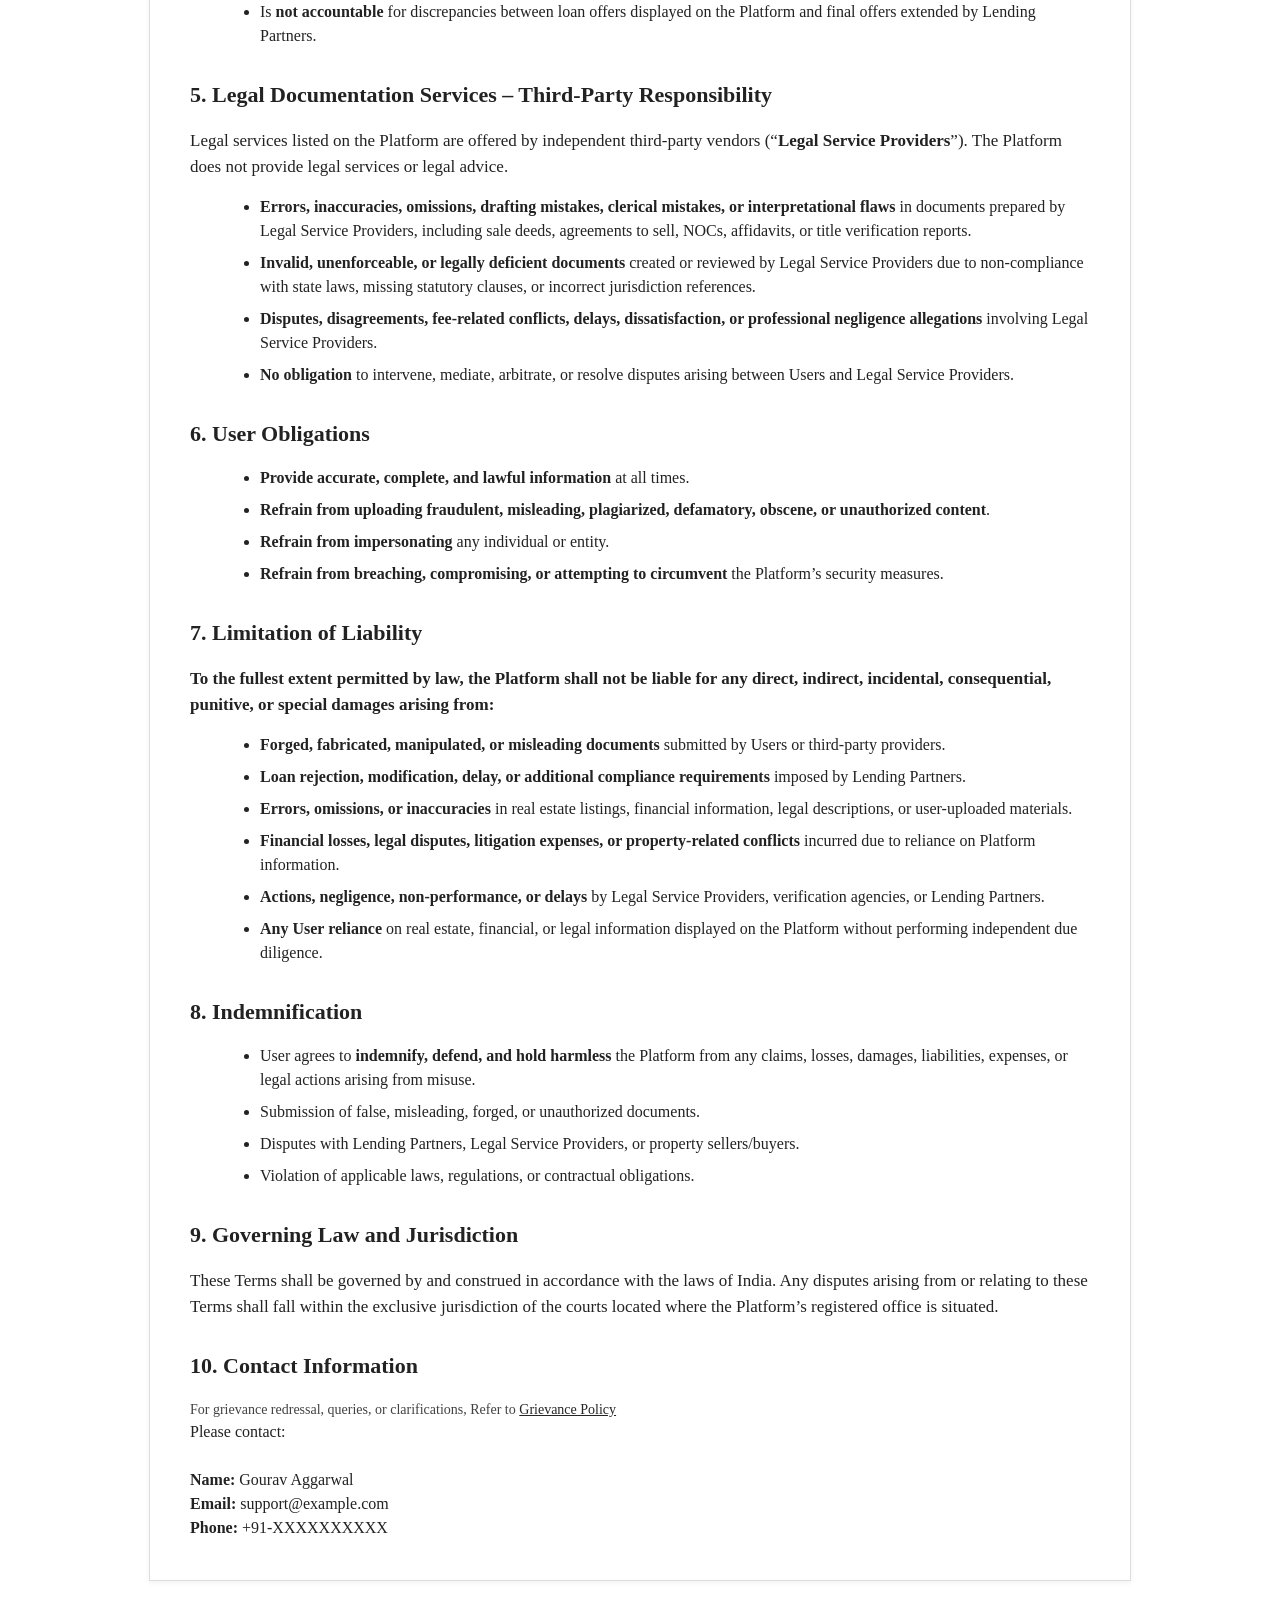
<file: REAPI/src/main/java/website_content/terms-of-use.html>
<!DOCTYPE html>
<html lang="en">
<head>
    <meta charset="UTF-8">
    <meta name="viewport" content="width=device-width, initial-scale=1.0">
    <title>Terms of Use | Real Estate Platform</title>
    <style>
        /* ===== Global Styles ===== */
        body {
            font-family: Georgia, "Times New Roman", serif;
            background-color: #ffffff;
            color: #222;
            margin: 0;
            padding: 20px;
            font-size: 16px;
            line-height: 1.5;
            -webkit-font-smoothing: antialiased;
        }

        /* ===== Container ===== */
        .container {
            max-width: 900px;
            margin: 30px auto;
            background: #ffffff;
            padding: 40px;
            border: 1px solid #ddd;
            box-shadow: 0 2px 6px rgba(0,0,0,0.05);
        }

        /* ===== Headings ===== */
        h1 {
            font-size: 28px;
            margin-bottom: 20px;
            color: #222;
        }
        h2 {
            font-size: 22px;
            margin-top: 30px;
            margin-bottom: 15px;
            color: #222;
        }
        h3 {
            font-size: 18px;
            margin-top: 25px;
            margin-bottom: 12px;
            color: #222;
        }

        /* ===== Paragraphs & Text ===== */
        p {
            font-size: 17px;
            margin-bottom: 15px;
        }
        strong {
            font-weight: bold;
        }

        /* ===== Lists ===== */
        ul {
            margin-left: 30px;
            margin-bottom: 20px;
        }
        li {
            margin-bottom: 8px;
        }

        /* ===== Links ===== */
        a {
            color: #0066cc;
            text-decoration: underline;
        }

        /* ===== Responsive Adjustments ===== */
        @media (max-width: 768px) {
            body {
                padding: 15px;
                font-size: 16px;
            }
            .container {
                padding: 25px;
            }
            h1 {
                font-size: 24px;
            }
            h2 {
                font-size: 20px;
            }
            h3 {
                font-size: 17px;
            }
        }

        @media (max-width: 480px) {
            body {
                padding: 10px;
                font-size: 15px;
            }
            .container {
                padding: 20px;
            }
            h1 {
                font-size: 22px;
            }
            h2 {
                font-size: 18px;
            }
            h3 {
                font-size: 16px;
            }
            ul {
                margin-left: 20px;
            }
        }
    </style>
</head>
<body>
<div class="container">

    <h1>Terms of Use</h1>
    <p>
        These Terms of Use (“<strong>Terms</strong>”) constitute a legally binding agreement between the User (“<strong>User</strong>”, “<strong>You</strong>”) 
        and the operator of this real estate platform (“<strong>Platform</strong>”, “<strong>We</strong>”, “<strong>Us</strong>”, “<strong>Our</strong>”). 
        Your access to, use of, or reliance on the Platform signifies your unconditional acceptance of these Terms. 
        If you do not agree to these Terms, you must immediately cease using the Platform.
    </p>

    <h2>1. Scope of Services</h2>
    <p>The Platform provides intermediary and facilitative services (“<strong>Services</strong>”) including:</p>
    <ul>
        <li>Listing, publication, display, and browsing of real estate properties.</li>
        <li>Facilitating User interest submissions to banks and financial institutions for home loan inquiries.</li>
        <li>Connecting Users with independent legal documentation vendors for drafting, verification, and registration-related services.</li>
    </ul>
    <p>
        The Platform does <strong>not</strong> act as a real estate broker, financial advisor, lender, legal advisor, or legal documentation authority.
        Our role is strictly that of an <strong>intermediary</strong>.
    </p>

    <h2>2. Property Verification Disclaimer</h2>
    <p>
        Property listings displayed on the Platform may be <strong>verified</strong> or <strong>non-verified</strong>. 
        Verification, where indicated, is based solely on documents voluntarily provided by property owners or representatives.
    </p>
    <p><strong>The Platform does not guarantee the accuracy, completeness, legality, or authenticity of:</strong></p>
    <ul>
        <li><strong>Ownership documents</strong>, including sale deeds, gift deeds, partition deeds, general power of attorney documents, succession-based proofs, or any other ownership identifiers uploaded by Users, which may not have undergone any independent legal validation by the Platform.</li>
        <li><strong>Title deeds, encumbrance certificates, mutation extracts, tax receipts, or municipal approvals</strong> obtained from government bodies or third-party agents, which may be incomplete, outdated, or inaccurately represented.</li>
        <li><strong>Photographs, videos, sketches, floor plans, area measurements, pricing details, or descriptive materials</strong> uploaded by Users, which may include digital enhancements or approximations that do not accurately depict actual property conditions.</li>
        <li><strong>Verification reports or preliminary assessments</strong> provided by external agencies or service providers which may contain errors or rely on secondary sources not validated by the Platform.</li>
    </ul>
    <p><strong>Users are required to conduct independent due diligence prior to any reliance on property-related information.</strong></p>

    <h2>3. No Liability for Wrong or Misleading Documents</h2>
    <p>The Platform bears <strong>no legal responsibility</strong> for:</p>
    <ul>
        <li><strong>Incorrect, forged, manipulated, incomplete, outdated, or misleading property or identity documents</strong> submitted by Users, builders, brokers, intermediaries, or third-party agents.</li>
        <li><strong>Misrepresentations, errors, exaggerations, inaccuracies, or omissions</strong> in property descriptions, legal details, photos, pricing information, or uploaded documentation, whether intentional or unintentional.</li>
        <li><strong>Any financial losses, disputes, legal complications, title conflicts, boundary disagreements, or transactional setbacks</strong> faced by Users due to reliance on such misleading or incorrect documents.</li>
    </ul>

    <h2>4. Home Loan Facilitation – No Guarantee of Approval</h2>
    <p>
        The Platform facilitates the transmission of User information to banks or financial institutions (“<strong>Lending Partners</strong>”) 
        but does <strong>not</strong> influence lending decisions. The Platform:
    </p>
    <ul>
        <li>Provides <strong>no guarantee of loan approval</strong>, interest rates, sanctioned amounts, processing timelines, or eligibility results, as such decisions depend solely on internal policies and assessments of Lending Partners.</li>
        <li>Exercises <strong>no control or influence</strong> over Lending Partners’ decisions regarding loan acceptance, rejection, modification, documentation requirements, or risk evaluations.</li>
        <li>Bears <strong>no responsibility</strong> for delays due to verification processes, compliance checks, technical issues, or procedural bottlenecks at Lending Partner institutions.</li>
        <li>Is <strong>not accountable</strong> for discrepancies between loan offers displayed on the Platform and final offers extended by Lending Partners.</li>
    </ul>

    <h2>5. Legal Documentation Services – Third-Party Responsibility</h2>
    <p>
        Legal services listed on the Platform are offered by independent third-party vendors (“<strong>Legal Service Providers</strong>”). 
        The Platform does not provide legal services or legal advice.
    </p>
    <ul>
        <li><strong>Errors, inaccuracies, omissions, drafting mistakes, clerical mistakes, or interpretational flaws</strong> in documents prepared by Legal Service Providers, including sale deeds, agreements to sell, NOCs, affidavits, or title verification reports.</li>
        <li><strong>Invalid, unenforceable, or legally deficient documents</strong> created or reviewed by Legal Service Providers due to non-compliance with state laws, missing statutory clauses, or incorrect jurisdiction references.</li>
        <li><strong>Disputes, disagreements, fee-related conflicts, delays, dissatisfaction, or professional negligence allegations</strong> involving Legal Service Providers.</li>
        <li><strong>No obligation</strong> to intervene, mediate, arbitrate, or resolve disputes arising between Users and Legal Service Providers.</li>
    </ul>

    <h2>6. User Obligations</h2>
    <ul>
        <li><strong>Provide accurate, complete, and lawful information</strong> at all times.</li>
        <li><strong>Refrain from uploading fraudulent, misleading, plagiarized, defamatory, obscene, or unauthorized content</strong>.</li>
        <li><strong>Refrain from impersonating</strong> any individual or entity.</li>
        <li><strong>Refrain from breaching, compromising, or attempting to circumvent</strong> the Platform’s security measures.</li>
    </ul>

    <h2>7. Limitation of Liability</h2>
    <p><strong>To the fullest extent permitted by law, the Platform shall not be liable for any direct, indirect, incidental, consequential, punitive, or special damages arising from:</strong></p>
    <ul>
        <li><strong>Forged, fabricated, manipulated, or misleading documents</strong> submitted by Users or third-party providers.</li>
        <li><strong>Loan rejection, modification, delay, or additional compliance requirements</strong> imposed by Lending Partners.</li>
        <li><strong>Errors, omissions, or inaccuracies</strong> in real estate listings, financial information, legal descriptions, or user-uploaded materials.</li>
        <li><strong>Financial losses, legal disputes, litigation expenses, or property-related conflicts</strong> incurred due to reliance on Platform information.</li>
        <li><strong>Actions, negligence, non-performance, or delays</strong> by Legal Service Providers, verification agencies, or Lending Partners.</li>
        <li><strong>Any User reliance</strong> on real estate, financial, or legal information displayed on the Platform without performing independent due diligence.</li>
    </ul>

    <h2>8. Indemnification</h2>
    <ul>
        <li>User agrees to <strong>indemnify, defend, and hold harmless</strong> the Platform from any claims, losses, damages, liabilities, expenses, or legal actions arising from misuse.</li>
        <li>Submission of false, misleading, forged, or unauthorized documents.</li>
        <li>Disputes with Lending Partners, Legal Service Providers, or property sellers/buyers.</li>
        <li>Violation of applicable laws, regulations, or contractual obligations.</li>
    </ul>

    <h2>9. Governing Law and Jurisdiction</h2>
    <p>
        These Terms shall be governed by and construed in accordance with the laws of India. 
        Any disputes arising from or relating to these Terms shall fall within the exclusive jurisdiction 
        of the courts located where the Platform’s registered office is situated.
    </p>

    <h2>10. Contact Information</h2>
    <p>
          <div style="margin-top:12px; font-size:14px; opacity:0.85;">
		   For grievance redressal, queries, or clarifications, Refer to 
        <a href="grievance_details.html" target="_blank" rel="noopener noreferrer" style="color:black; text-decoration:underline;">Grievance Policy</a>
		</div>
		Please contact: <br><br>
        <strong>Name: </strong>Gourav Aggarwal<br>
	    <strong>Email: </strong> support@example.com<br>
        <strong>Phone: </strong> +91-XXXXXXXXXX
   
	
  
</footer>

</div>
</body>
</html>
</file>
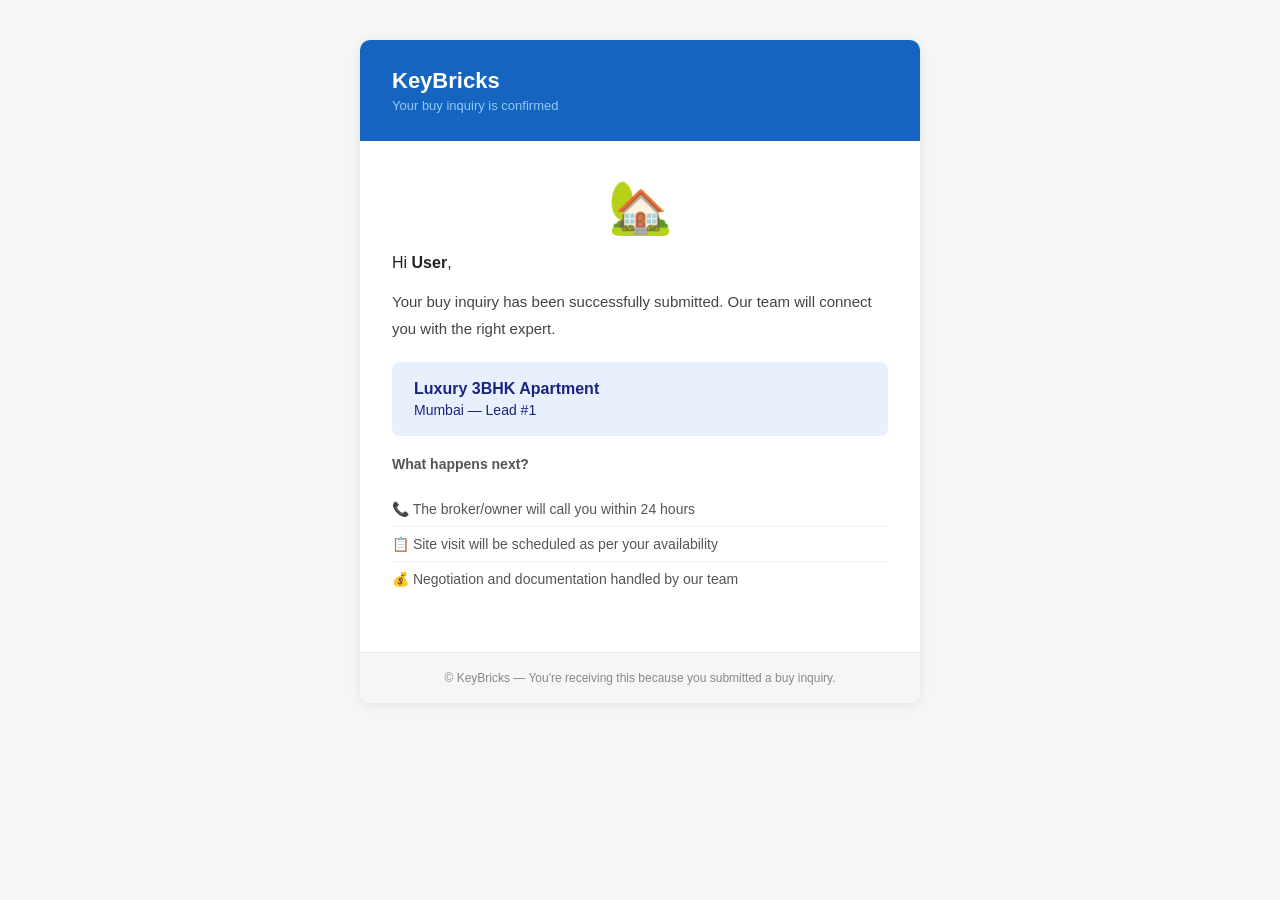
<file: REAPI/src/main/resources/templates/email/buy-interest.html>
<!DOCTYPE html>
<html xmlns:th="http://www.thymeleaf.org" lang="en">
<head>
  <meta charset="UTF-8"/>
  <meta name="viewport" content="width=device-width, initial-scale=1.0"/>
  <title>Buy Inquiry Confirmed</title>
  <style>
    body{margin:0;padding:0;background:#f4f6f8;font-family:'Segoe UI',Arial,sans-serif;color:#222;}
    .wrapper{max-width:560px;margin:40px auto;background:#fff;border-radius:10px;overflow:hidden;box-shadow:0 2px 12px rgba(0,0,0,.08);}
    .header{background:#1565c0;padding:28px 32px;}
    .header h1{margin:0;font-size:22px;color:#fff;}
    .header p{margin:4px 0 0;font-size:13px;color:#90caf9;}
    .body{padding:36px 32px;}
    .confirm-icon{text-align:center;font-size:52px;margin-bottom:16px;}
    .info{font-size:15px;color:#444;line-height:1.8;}
    .detail-box{background:#e8f0fe;border-radius:8px;padding:18px 22px;margin:20px 0;font-size:14px;color:#1a237e;}
    .detail-box strong{display:block;font-size:16px;margin-bottom:4px;}
    .steps{margin:20px 0;padding:0;list-style:none;}
    .steps li{padding:9px 0;font-size:14px;color:#555;border-bottom:1px solid #f0f0f0;display:flex;align-items:center;gap:10px;}
    .steps li:last-child{border-bottom:none;}
    .footer{background:#f4f6f8;padding:18px 32px;text-align:center;font-size:12px;color:#888;border-top:1px solid #e8eaed;}
  </style>
</head>
<body>
<div class="wrapper">
  <div class="header">
    <h1 th:text="${app}">KeyBricks</h1>
    <p>Your buy inquiry is confirmed</p>
  </div>
  <div class="body">
    <div class="confirm-icon">🏡</div>
    <p>Hi <strong th:text="${name}">User</strong>,</p>
    <p class="info">Your buy inquiry has been successfully submitted. Our team will connect you with the right expert.</p>

    <div class="detail-box">
      <strong th:text="${propertyTitle}">Luxury 3BHK Apartment</strong>
      <span th:text="${propertyCity}">Mumbai</span> &mdash; Lead #<span th:text="${leadId}">1</span>
    </div>

    <p style="font-size:14px;color:#555;margin-bottom:8px;"><strong>What happens next?</strong></p>
    <ul class="steps">
      <li>📞 The broker/owner will call you within 24 hours</li>
      <li>📋 Site visit will be scheduled as per your availability</li>
      <li>💰 Negotiation and documentation handled by our team</li>
    </ul>
  </div>
  <div class="footer">
    &copy; <span th:text="${app}">KeyBricks</span> &mdash; You're receiving this because you submitted a buy inquiry.
  </div>
</div>
</body>
</html>
</file>
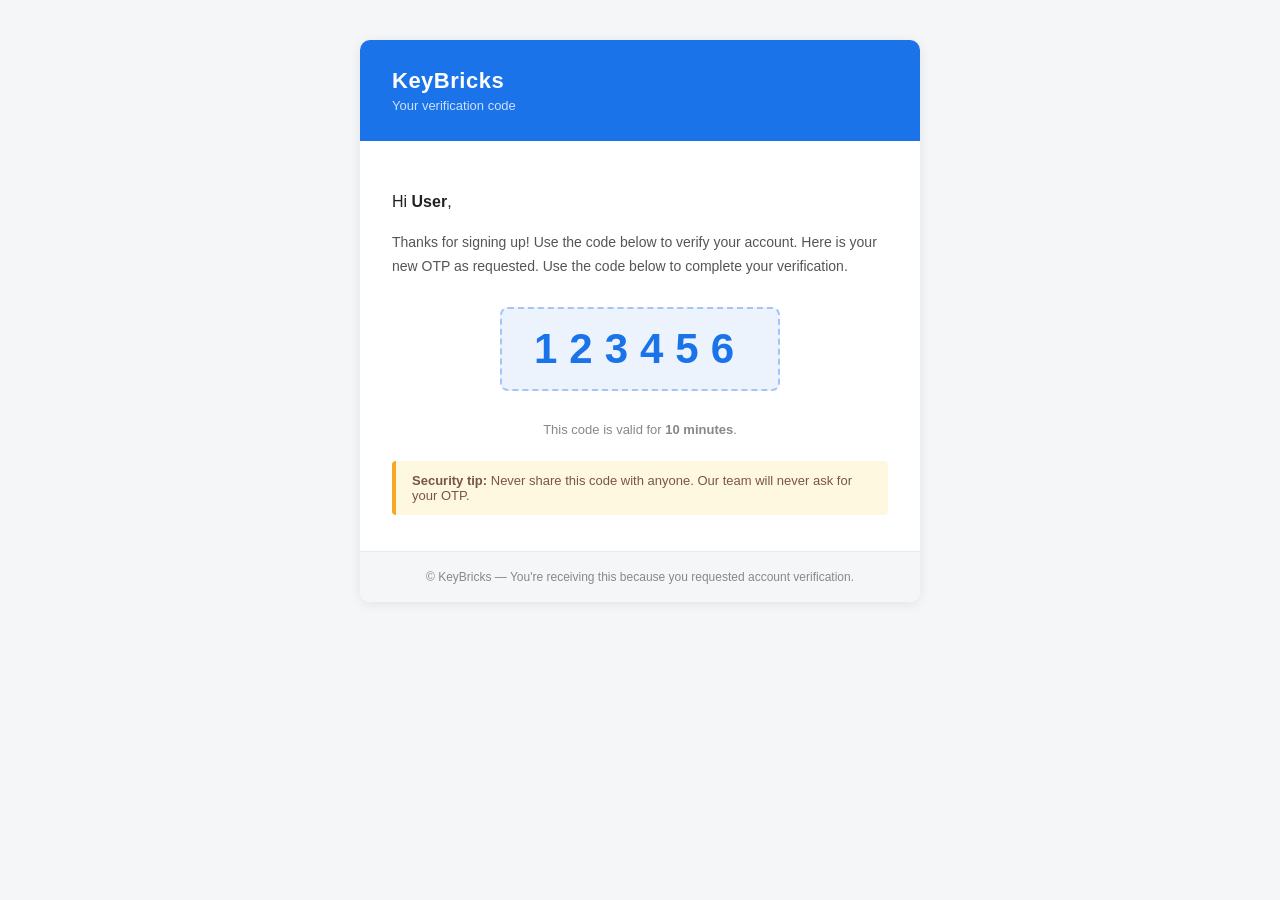
<file: REAPI/src/main/resources/templates/email/otp.html>
<!DOCTYPE html>
<html xmlns:th="http://www.thymeleaf.org" lang="en">
<head>
  <meta charset="UTF-8"/>
  <meta name="viewport" content="width=device-width, initial-scale=1.0"/>
  <title>Your OTP</title>
  <style>
    body{margin:0;padding:0;background:#f4f6f8;font-family:'Segoe UI',Arial,sans-serif;color:#222;}
    .wrapper{max-width:560px;margin:40px auto;background:#fff;border-radius:10px;overflow:hidden;box-shadow:0 2px 12px rgba(0,0,0,.08);}
    .header{background:#1a73e8;padding:28px 32px;}
    .header h1{margin:0;font-size:22px;color:#fff;letter-spacing:.5px;}
    .header p{margin:4px 0 0;font-size:13px;color:#cce0ff;}
    .body{padding:36px 32px;}
    .otp-box{text-align:center;margin:28px 0;}
    .otp-code{display:inline-block;font-size:42px;font-weight:700;letter-spacing:12px;color:#1a73e8;background:#edf3fd;padding:16px 32px;border-radius:8px;border:2px dashed #a8c4f5;}
    .info{font-size:14px;color:#555;line-height:1.7;margin-top:20px;}
    .warning{background:#fff8e1;border-left:4px solid #f9a825;padding:12px 16px;border-radius:4px;font-size:13px;color:#795548;margin-top:20px;}
    .footer{background:#f4f6f8;padding:18px 32px;text-align:center;font-size:12px;color:#888;border-top:1px solid #e8eaed;}
  </style>
</head>
<body>
<div class="wrapper">
  <div class="header">
    <h1 th:text="${app}">KeyBricks</h1>
    <p>Your verification code</p>
  </div>
  <div class="body">
    <p>Hi <strong th:text="${name}">User</strong>,</p>
    <p class="info">
      <span th:if="${reason == 'SIGNUP'}">Thanks for signing up! Use the code below to verify your account.</span>
      <span th:if="${reason == 'RESEND'}">Here is your new OTP as requested.</span>
      <span th:if="${reason != 'SIGNUP' and reason != 'RESEND'}">Use the code below to complete your verification.</span>
    </p>
    <div class="otp-box">
      <span class="otp-code" th:text="${otp}">123456</span>
    </div>
    <p class="info" style="text-align:center;font-size:13px;color:#888;">This code is valid for <strong>10 minutes</strong>.</p>
    <div class="warning">
      <strong>Security tip:</strong> Never share this code with anyone. Our team will never ask for your OTP.
    </div>
  </div>
  <div class="footer">
    &copy; <span th:text="${app}">KeyBricks</span> &mdash; You're receiving this because you requested account verification.
  </div>
</div>
</body>
</html>
</file>
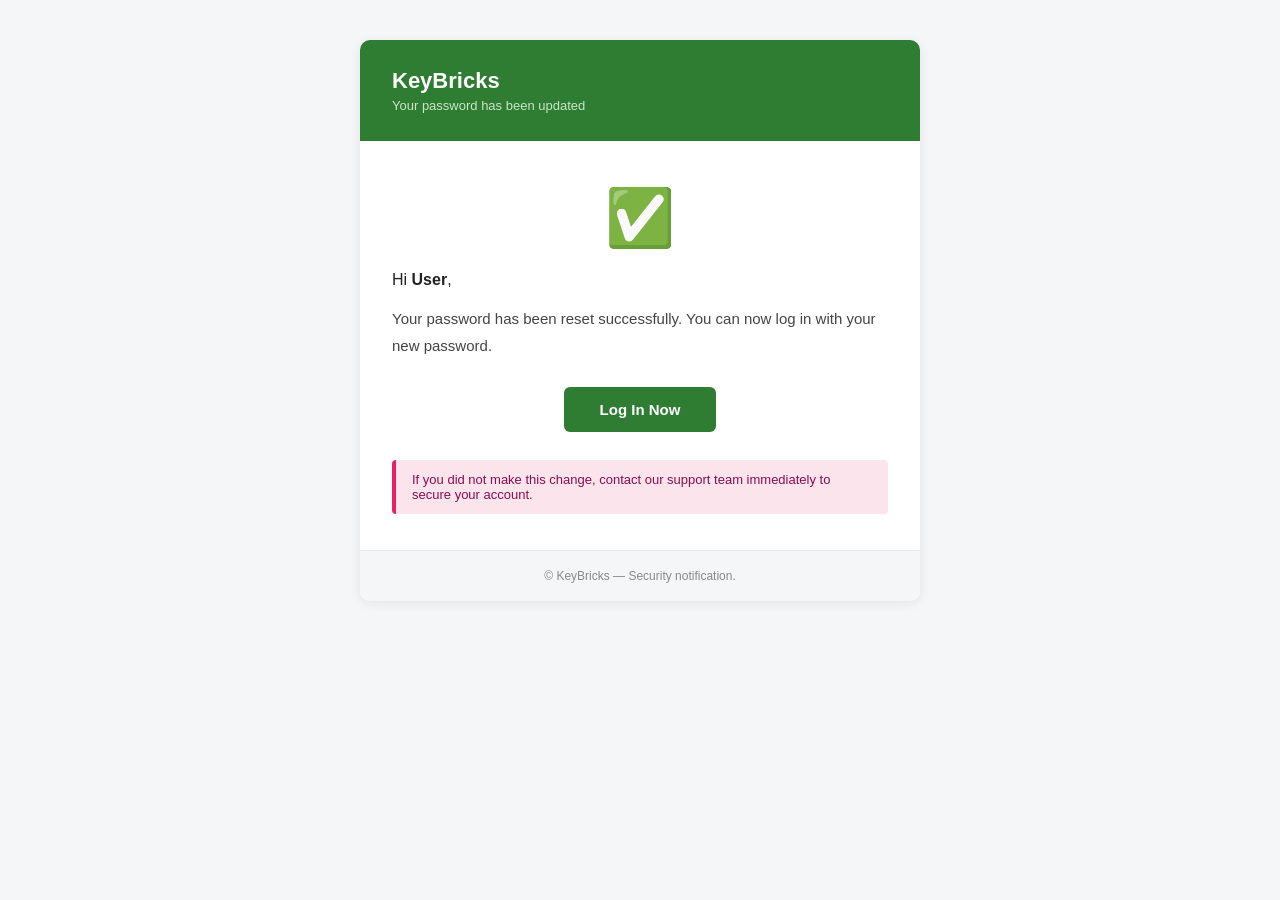
<file: REAPI/src/main/resources/templates/email/password-reset-success.html>
<!DOCTYPE html>
<html xmlns:th="http://www.thymeleaf.org" lang="en">
<head>
  <meta charset="UTF-8"/>
  <meta name="viewport" content="width=device-width, initial-scale=1.0"/>
  <title>Password Reset Successful</title>
  <style>
    body{margin:0;padding:0;background:#f4f6f8;font-family:'Segoe UI',Arial,sans-serif;color:#222;}
    .wrapper{max-width:560px;margin:40px auto;background:#fff;border-radius:10px;overflow:hidden;box-shadow:0 2px 12px rgba(0,0,0,.08);}
    .header{background:#2e7d32;padding:28px 32px;}
    .header h1{margin:0;font-size:22px;color:#fff;}
    .header p{margin:4px 0 0;font-size:13px;color:#c8e6c9;}
    .body{padding:36px 32px;}
    .success-icon{text-align:center;font-size:56px;margin:8px 0 20px;}
    .info{font-size:15px;color:#444;line-height:1.8;}
    .cta{text-align:center;margin:28px 0;}
    .cta a{background:#2e7d32;color:#fff;text-decoration:none;padding:14px 36px;border-radius:6px;font-size:15px;font-weight:600;display:inline-block;}
    .warning{background:#fce4ec;border-left:4px solid #e91e63;padding:12px 16px;border-radius:4px;font-size:13px;color:#880e4f;margin-top:20px;}
    .footer{background:#f4f6f8;padding:18px 32px;text-align:center;font-size:12px;color:#888;border-top:1px solid #e8eaed;}
  </style>
</head>
<body>
<div class="wrapper">
  <div class="header">
    <h1 th:text="${app}">KeyBricks</h1>
    <p>Your password has been updated</p>
  </div>
  <div class="body">
    <div class="success-icon">✅</div>
    <p>Hi <strong th:text="${name}">User</strong>,</p>
    <p class="info">Your password has been reset successfully. You can now log in with your new password.</p>
    <div class="cta">
      <a th:href="${loginUrl}" href="#">Log In Now</a>
    </div>
    <div class="warning">
      If you did not make this change, contact our support team immediately to secure your account.
    </div>
  </div>
  <div class="footer">
    &copy; <span th:text="${app}">KeyBricks</span> &mdash; Security notification.
  </div>
</div>
</body>
</html>
</file>
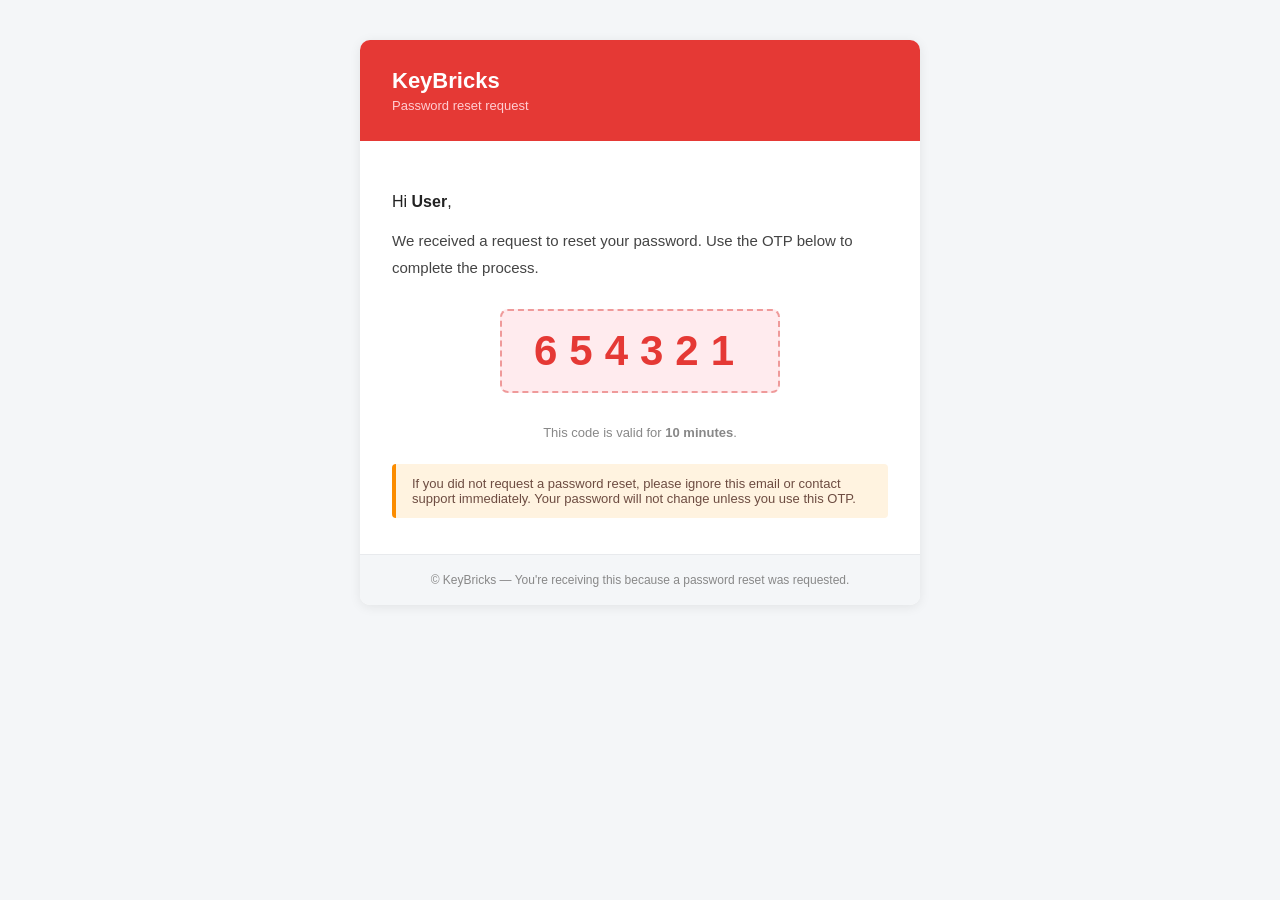
<file: REAPI/src/main/resources/templates/email/password-reset.html>
<!DOCTYPE html>
<html xmlns:th="http://www.thymeleaf.org" lang="en">
<head>
  <meta charset="UTF-8"/>
  <meta name="viewport" content="width=device-width, initial-scale=1.0"/>
  <title>Password Reset</title>
  <style>
    body{margin:0;padding:0;background:#f4f6f8;font-family:'Segoe UI',Arial,sans-serif;color:#222;}
    .wrapper{max-width:560px;margin:40px auto;background:#fff;border-radius:10px;overflow:hidden;box-shadow:0 2px 12px rgba(0,0,0,.08);}
    .header{background:#e53935;padding:28px 32px;}
    .header h1{margin:0;font-size:22px;color:#fff;}
    .header p{margin:4px 0 0;font-size:13px;color:#ffcdd2;}
    .body{padding:36px 32px;}
    .info{font-size:15px;color:#444;line-height:1.8;}
    .otp-box{text-align:center;margin:28px 0;}
    .otp-code{display:inline-block;font-size:42px;font-weight:700;letter-spacing:12px;color:#e53935;background:#ffebee;padding:16px 32px;border-radius:8px;border:2px dashed #ef9a9a;}
    .warning{background:#fff3e0;border-left:4px solid #fb8c00;padding:12px 16px;border-radius:4px;font-size:13px;color:#6d4c41;margin-top:20px;}
    .footer{background:#f4f6f8;padding:18px 32px;text-align:center;font-size:12px;color:#888;border-top:1px solid #e8eaed;}
  </style>
</head>
<body>
<div class="wrapper">
  <div class="header">
    <h1 th:text="${app}">KeyBricks</h1>
    <p>Password reset request</p>
  </div>
  <div class="body">
    <p>Hi <strong th:text="${name}">User</strong>,</p>
    <p class="info">We received a request to reset your password. Use the OTP below to complete the process.</p>
    <div class="otp-box">
      <span class="otp-code" th:text="${otp}">654321</span>
    </div>
    <p class="info" style="text-align:center;font-size:13px;color:#888;">This code is valid for <strong>10 minutes</strong>.</p>
    <div class="warning">
      If you did not request a password reset, please ignore this email or contact support immediately.
      Your password will not change unless you use this OTP.
    </div>
  </div>
  <div class="footer">
    &copy; <span th:text="${app}">KeyBricks</span> &mdash; You're receiving this because a password reset was requested.
  </div>
</div>
</body>
</html>
</file>
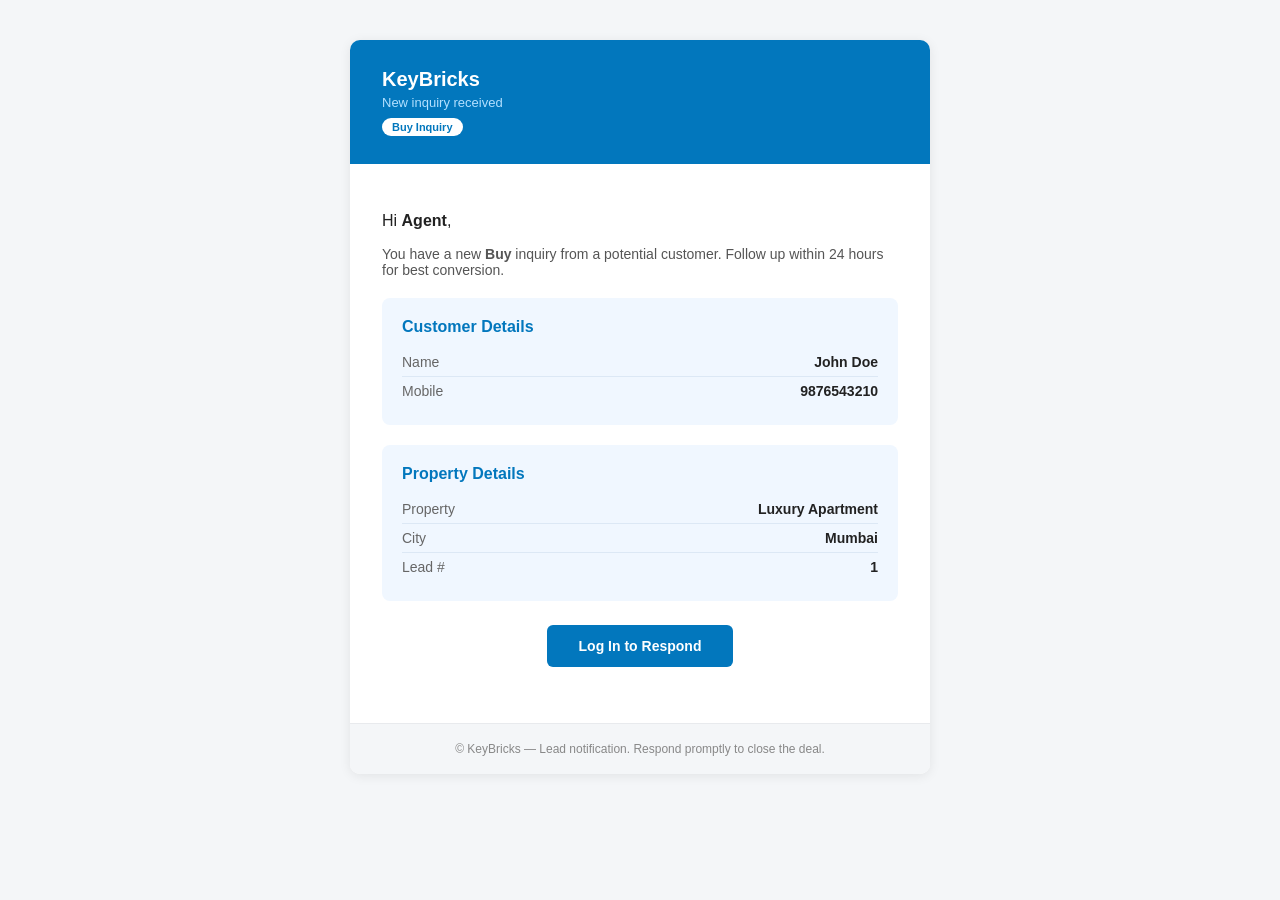
<file: REAPI/src/main/resources/templates/email/property-inquiry.html>
<!DOCTYPE html>
<html xmlns:th="http://www.thymeleaf.org" lang="en">
<head>
  <meta charset="UTF-8"/>
  <meta name="viewport" content="width=device-width, initial-scale=1.0"/>
  <title>New Property Inquiry</title>
  <style>
    body{margin:0;padding:0;background:#f4f6f8;font-family:'Segoe UI',Arial,sans-serif;color:#222;}
    .wrapper{max-width:580px;margin:40px auto;background:#fff;border-radius:10px;overflow:hidden;box-shadow:0 2px 12px rgba(0,0,0,.08);}
    .header{background:#0277bd;padding:28px 32px;}
    .header h1{margin:0;font-size:20px;color:#fff;}
    .header p{margin:4px 0 0;font-size:13px;color:#b3e0ff;}
    .badge{display:inline-block;background:#fff;color:#0277bd;font-size:11px;font-weight:700;padding:3px 10px;border-radius:20px;margin-top:8px;}
    .body{padding:32px;}
    .card{background:#f0f7ff;border-radius:8px;padding:20px;margin:20px 0;}
    .card h3{margin:0 0 12px;font-size:16px;color:#0277bd;}
    .row{display:flex;justify-content:space-between;padding:6px 0;border-bottom:1px solid #dce8f5;font-size:14px;}
    .row:last-child{border-bottom:none;}
    .label{color:#666;font-weight:500;}
    .value{color:#222;font-weight:600;text-align:right;max-width:60%;}
    .cta{text-align:center;margin:24px 0;}
    .cta a{background:#0277bd;color:#fff;text-decoration:none;padding:13px 32px;border-radius:6px;font-size:14px;font-weight:600;display:inline-block;}
    .footer{background:#f4f6f8;padding:18px 32px;text-align:center;font-size:12px;color:#888;border-top:1px solid #e8eaed;}
  </style>
</head>
<body>
<div class="wrapper">
  <div class="header">
    <h1 th:text="${app}">KeyBricks</h1>
    <p>New inquiry received</p>
    <span class="badge" th:text="${inquiryType} + ' Inquiry'">Buy Inquiry</span>
  </div>
  <div class="body">
    <p>Hi <strong th:text="${name}">Agent</strong>,</p>
    <p style="font-size:14px;color:#555;">You have a new <strong th:text="${inquiryType}">Buy</strong> inquiry from a potential customer. Follow up within 24 hours for best conversion.</p>

    <div class="card">
      <h3>Customer Details</h3>
      <div class="row">
        <span class="label">Name</span>
        <span class="value" th:text="${customerName}">John Doe</span>
      </div>
      <div class="row">
        <span class="label">Mobile</span>
        <span class="value" th:text="${customerMobile}">9876543210</span>
      </div>
    </div>

    <div class="card">
      <h3>Property Details</h3>
      <div class="row">
        <span class="label">Property</span>
        <span class="value" th:text="${propertyTitle}">Luxury Apartment</span>
      </div>
      <div class="row">
        <span class="label">City</span>
        <span class="value" th:text="${propertyCity}">Mumbai</span>
      </div>
      <div class="row">
        <span class="label">Lead #</span>
        <span class="value" th:text="${leadId}">1</span>
      </div>
    </div>

    <div class="cta">
      <a href="#">Log In to Respond</a>
    </div>
  </div>
  <div class="footer">
    &copy; <span th:text="${app}">KeyBricks</span> &mdash; Lead notification. Respond promptly to close the deal.
  </div>
</div>
</body>
</html>
</file>
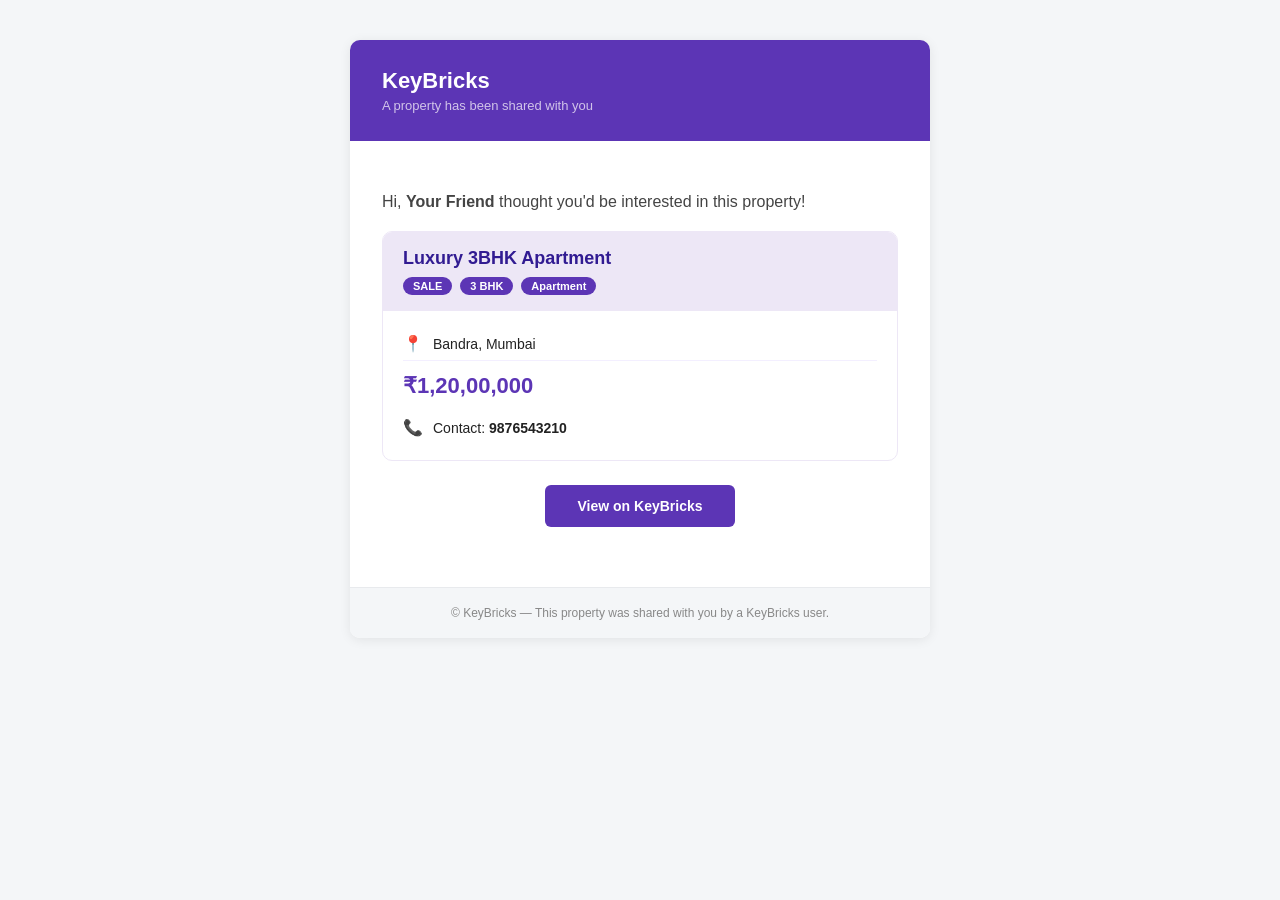
<file: REAPI/src/main/resources/templates/email/property-share.html>
<!DOCTYPE html>
<html xmlns:th="http://www.thymeleaf.org" lang="en">
<head>
  <meta charset="UTF-8"/>
  <meta name="viewport" content="width=device-width, initial-scale=1.0"/>
  <title>Property Shared With You</title>
  <style>
    body{margin:0;padding:0;background:#f4f6f8;font-family:'Segoe UI',Arial,sans-serif;color:#222;}
    .wrapper{max-width:580px;margin:40px auto;background:#fff;border-radius:10px;overflow:hidden;box-shadow:0 2px 12px rgba(0,0,0,.08);}
    .header{background:#5c35b5;padding:28px 32px;}
    .header h1{margin:0;font-size:22px;color:#fff;}
    .header p{margin:4px 0 0;font-size:13px;color:#d1c4e9;}
    .body{padding:36px 32px;}
    .share-intro{font-size:16px;color:#444;margin-bottom:20px;}
    .prop-card{border:1.5px solid #ede7f6;border-radius:10px;overflow:hidden;margin:20px 0;}
    .prop-header{background:#ede7f6;padding:16px 20px;}
    .prop-header h2{margin:0;font-size:18px;color:#311b92;}
    .prop-meta{display:flex;gap:8px;flex-wrap:wrap;margin-top:8px;}
    .tag{background:#5c35b5;color:#fff;font-size:11px;font-weight:700;padding:3px 10px;border-radius:20px;}
    .prop-body{padding:16px 20px;}
    .prop-row{display:flex;gap:8px;align-items:center;padding:7px 0;border-bottom:1px solid #f3efff;font-size:14px;}
    .prop-row:last-child{border-bottom:none;}
    .prop-icon{font-size:16px;width:22px;}
    .price-highlight{font-size:22px;font-weight:700;color:#5c35b5;margin:12px 0;}
    .contact-box{background:#f3efff;border-radius:8px;padding:14px 18px;font-size:14px;margin-top:12px;}
    .cta{text-align:center;margin:24px 0;}
    .cta a{background:#5c35b5;color:#fff;text-decoration:none;padding:13px 32px;border-radius:6px;font-size:14px;font-weight:600;display:inline-block;}
    .footer{background:#f4f6f8;padding:18px 32px;text-align:center;font-size:12px;color:#888;border-top:1px solid #e8eaed;}
  </style>
</head>
<body>
<div class="wrapper">
  <div class="header">
    <h1 th:text="${app}">KeyBricks</h1>
    <p>A property has been shared with you</p>
  </div>
  <div class="body">
    <p class="share-intro">
      Hi, <strong th:text="${senderName}">Your Friend</strong> thought you'd be interested in this property!
    </p>

    <div class="prop-card">
      <div class="prop-header">
        <h2 th:text="${propertyTitle}">Luxury 3BHK Apartment</h2>
        <div class="prop-meta">
          <span class="tag" th:text="${rentOrSale}">SALE</span>
          <span class="tag" th:if="${bedrooms != ''}" th:text="${bedrooms} + ' BHK'">3 BHK</span>
          <span class="tag" th:text="${propertyType}">Apartment</span>
        </div>
      </div>
      <div class="prop-body">
        <div class="prop-row">
          <span class="prop-icon">📍</span>
          <span th:text="${propertyLocation + ', ' + propertyCity}">Bandra, Mumbai</span>
        </div>
        <div class="price-highlight" th:text="${price}">₹1,20,00,000</div>
        <div class="prop-row" th:if="${contactNumber != ''}">
          <span class="prop-icon">📞</span>
          <span>Contact: <strong th:text="${contactNumber}">9876543210</strong></span>
        </div>
      </div>
    </div>

    <div class="cta">
      <a href="#">View on KeyBricks</a>
    </div>
  </div>
  <div class="footer">
    &copy; <span th:text="${app}">KeyBricks</span> &mdash; This property was shared with you by <span th:text="${senderName}">a KeyBricks user</span>.
  </div>
</div>
</body>
</html>
</file>
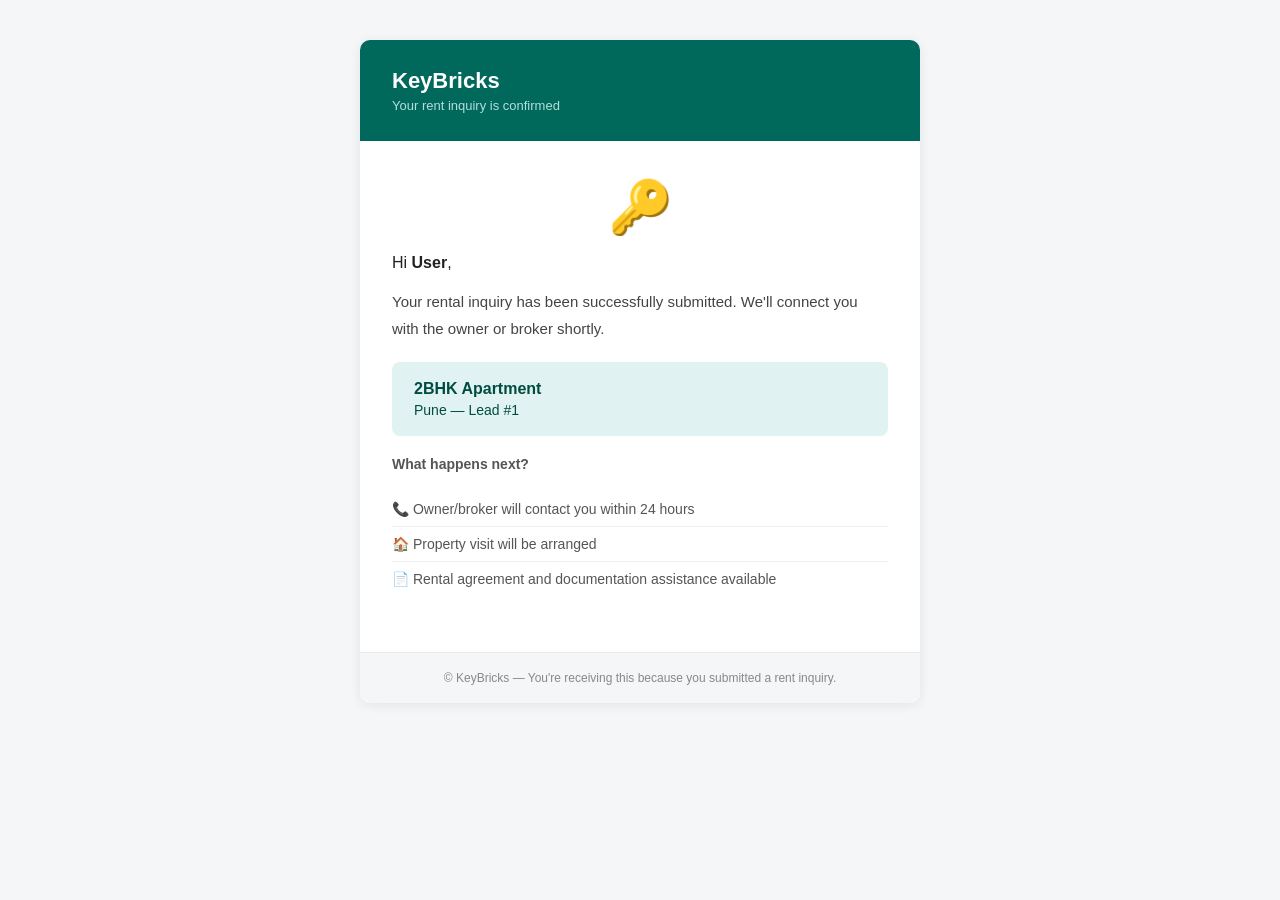
<file: REAPI/src/main/resources/templates/email/rent-interest.html>
<!DOCTYPE html>
<html xmlns:th="http://www.thymeleaf.org" lang="en">
<head>
  <meta charset="UTF-8"/>
  <meta name="viewport" content="width=device-width, initial-scale=1.0"/>
  <title>Rent Inquiry Confirmed</title>
  <style>
    body{margin:0;padding:0;background:#f4f6f8;font-family:'Segoe UI',Arial,sans-serif;color:#222;}
    .wrapper{max-width:560px;margin:40px auto;background:#fff;border-radius:10px;overflow:hidden;box-shadow:0 2px 12px rgba(0,0,0,.08);}
    .header{background:#00695c;padding:28px 32px;}
    .header h1{margin:0;font-size:22px;color:#fff;}
    .header p{margin:4px 0 0;font-size:13px;color:#b2dfdb;}
    .body{padding:36px 32px;}
    .confirm-icon{text-align:center;font-size:52px;margin-bottom:16px;}
    .info{font-size:15px;color:#444;line-height:1.8;}
    .detail-box{background:#e0f2f1;border-radius:8px;padding:18px 22px;margin:20px 0;font-size:14px;color:#004d40;}
    .detail-box strong{display:block;font-size:16px;margin-bottom:4px;}
    .steps{margin:20px 0;padding:0;list-style:none;}
    .steps li{padding:9px 0;font-size:14px;color:#555;border-bottom:1px solid #f0f0f0;display:flex;align-items:center;gap:10px;}
    .steps li:last-child{border-bottom:none;}
    .footer{background:#f4f6f8;padding:18px 32px;text-align:center;font-size:12px;color:#888;border-top:1px solid #e8eaed;}
  </style>
</head>
<body>
<div class="wrapper">
  <div class="header">
    <h1 th:text="${app}">KeyBricks</h1>
    <p>Your rent inquiry is confirmed</p>
  </div>
  <div class="body">
    <div class="confirm-icon">🔑</div>
    <p>Hi <strong th:text="${name}">User</strong>,</p>
    <p class="info">Your rental inquiry has been successfully submitted. We'll connect you with the owner or broker shortly.</p>

    <div class="detail-box">
      <strong th:text="${propertyTitle}">2BHK Apartment</strong>
      <span th:text="${propertyCity}">Pune</span> &mdash; Lead #<span th:text="${leadId}">1</span>
    </div>

    <p style="font-size:14px;color:#555;margin-bottom:8px;"><strong>What happens next?</strong></p>
    <ul class="steps">
      <li>📞 Owner/broker will contact you within 24 hours</li>
      <li>🏠 Property visit will be arranged</li>
      <li>📄 Rental agreement and documentation assistance available</li>
    </ul>
  </div>
  <div class="footer">
    &copy; <span th:text="${app}">KeyBricks</span> &mdash; You're receiving this because you submitted a rent inquiry.
  </div>
</div>
</body>
</html>
</file>
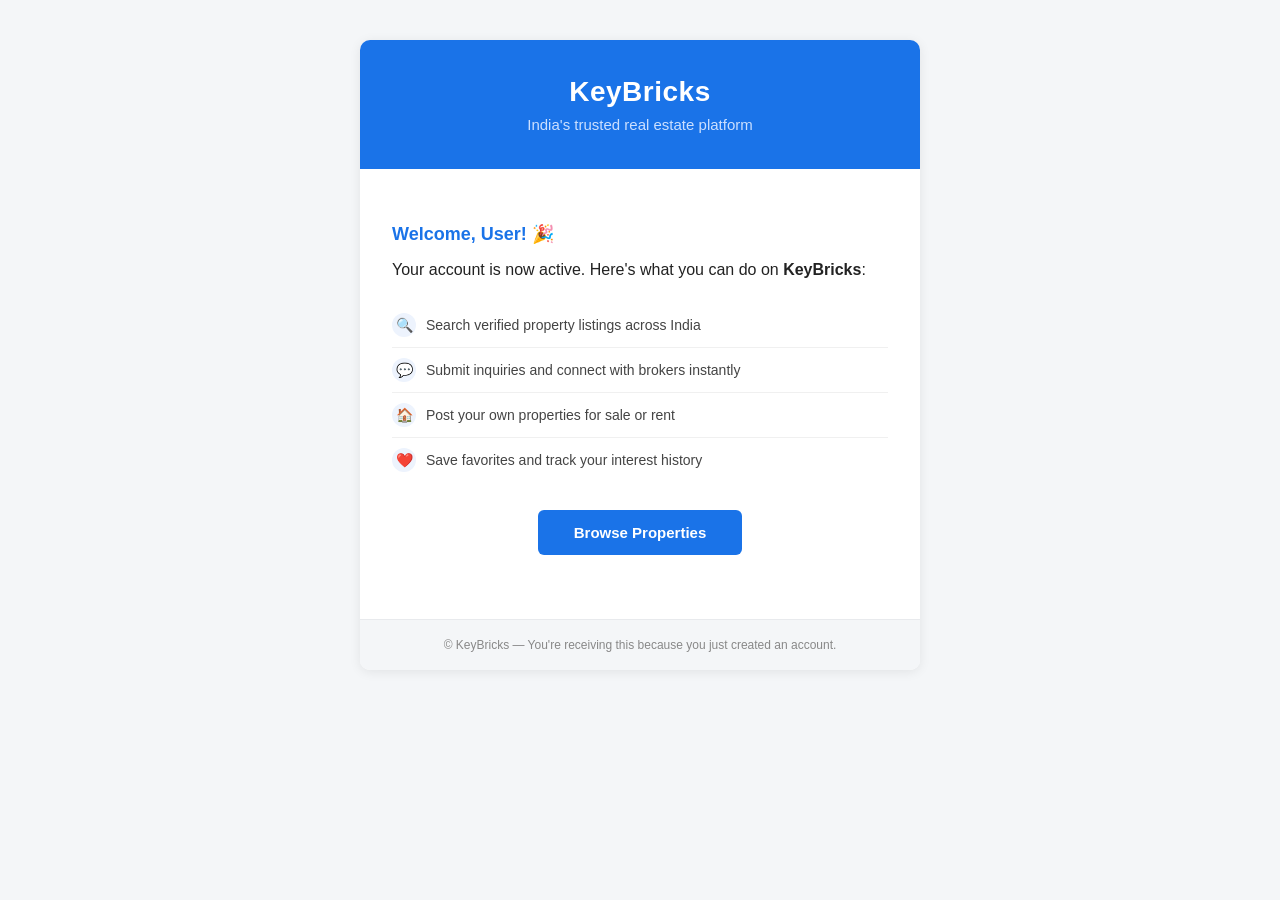
<file: REAPI/src/main/resources/templates/email/signup.html>
<!DOCTYPE html>
<html xmlns:th="http://www.thymeleaf.org" lang="en">
<head>
  <meta charset="UTF-8"/>
  <meta name="viewport" content="width=device-width, initial-scale=1.0"/>
  <title>Welcome</title>
  <style>
    body{margin:0;padding:0;background:#f4f6f8;font-family:'Segoe UI',Arial,sans-serif;color:#222;}
    .wrapper{max-width:560px;margin:40px auto;background:#fff;border-radius:10px;overflow:hidden;box-shadow:0 2px 12px rgba(0,0,0,.08);}
    .header{background:#1a73e8;padding:36px 32px;text-align:center;}
    .header h1{margin:0;font-size:28px;color:#fff;letter-spacing:.5px;}
    .header p{margin:8px 0 0;font-size:15px;color:#cce0ff;}
    .body{padding:36px 32px;}
    .greeting{font-size:18px;font-weight:600;color:#1a73e8;margin-bottom:12px;}
    .features{margin:24px 0;padding:0;list-style:none;}
    .features li{padding:10px 0;border-bottom:1px solid #f0f0f0;font-size:14px;color:#444;display:flex;align-items:center;gap:10px;}
    .features li:last-child{border-bottom:none;}
    .icon{width:24px;height:24px;background:#edf3fd;border-radius:50%;display:inline-flex;align-items:center;justify-content:center;font-size:14px;}
    .cta{text-align:center;margin:28px 0;}
    .cta a{background:#1a73e8;color:#fff;text-decoration:none;padding:14px 36px;border-radius:6px;font-size:15px;font-weight:600;display:inline-block;}
    .footer{background:#f4f6f8;padding:18px 32px;text-align:center;font-size:12px;color:#888;border-top:1px solid #e8eaed;}
  </style>
</head>
<body>
<div class="wrapper">
  <div class="header">
    <h1 th:text="${app}">KeyBricks</h1>
    <p>India's trusted real estate platform</p>
  </div>
  <div class="body">
    <p class="greeting">Welcome, <span th:text="${name}">User</span>! 🎉</p>
    <p>Your account is now active. Here's what you can do on <strong th:text="${app}">KeyBricks</strong>:</p>
    <ul class="features">
      <li><span class="icon">🔍</span> Search verified property listings across India</li>
      <li><span class="icon">💬</span> Submit inquiries and connect with brokers instantly</li>
      <li><span class="icon">🏠</span> Post your own properties for sale or rent</li>
      <li><span class="icon">❤️</span> Save favorites and track your interest history</li>
    </ul>
    <div class="cta">
      <a th:href="${url}" href="#">Browse Properties</a>
    </div>
  </div>
  <div class="footer">
    &copy; <span th:text="${app}">KeyBricks</span> &mdash; You're receiving this because you just created an account.
  </div>
</div>
</body>
</html>
</file>
<file: REAPI/src/main/java/website_content/style.css>
/* ===================== GLOBAL ===================== */
html {
    scroll-behavior: smooth;
}

body {
    margin: 0;
    font-family: "Poppins", Arial, sans-serif;
    background: #f6f7f9;
    color: #333;
}

/* ===================== HEADER ===================== */
header {
    background: rgba(255, 255, 255, 0.92);
    backdrop-filter: blur(12px);
    position: sticky;
    top: 0;
    z-index: 9999;
    display: flex;
    align-items: center;
    justify-content: space-between;
    padding: 12px 40px;
    border-bottom: 1px solid #e6e6e6;
}

header .logo-area {
    display: flex;
    align-items: center;
    gap: 20px;
}

header .logo-area strong {
    font-size: 22px;
    font-weight: 700;
    color: #002b5b;
    letter-spacing: 1px;
}

header nav ul {
    list-style: none;
    display: flex;
    gap: 32px;
    margin: 0;
    padding: 0;
}

header nav ul li a {
    text-decoration: none;
    font-weight: 500;
    color: #002b5b;
    transition: 0.3s;
}

header nav ul li a:hover {
    color: #ff6a00;
}

/* Hamburger */
.hamburger {
    display: none;
    font-size: 28px;
    cursor: pointer;
    color: #002b5b;
}

/* ===================== SECTIONS ===================== */
section {
    padding: 90px 80px;
    min-height: 50vh;
    display: flex;
    align-items: center;
    justify-content: center;
}

/* ===================== GLASS CARD ===================== */
.glass-card {
    background: #ffffff;
    border-radius: 26px;
    box-shadow: 0 12px 50px rgba(0, 0, 0, 0.1);
    padding: 120px;
    display: flex;
    align-items: center;
    gap: 65px;
    max-width: 1500px;
    width: 100%;
    opacity: 0;
    transform: translateY(70px);
    transition: 0.5s ease;
}

.glass-card.visible {
    opacity: 1;
    transform: translateY(0);
}

/* ===================== TEXT ===================== */
.glass-card h1,
.glass-card h2 {
    margin-bottom: 16px;
    color: #012a4a;
    font-weight: 700;
}

.glass-card p {
    font-size: 16px;
    line-height: 1.7;
    color: #444;
}

.highlight {
    color: #ff6a00;
}

/* ===================== IMAGES ===================== */
.section-image {
    width: 300px;
    height: 300px;
    border-radius: 50%;
    object-fit: cover;
    box-shadow: 0 12px 25px rgba(0, 0, 0, 0.15);
    transition: 0.3s;
}

.section-image:hover {
    transform: scale(1.08);
}

/* ===================== BACKGROUNDS ===================== */
#intro { background: #664930; }
#residential { background: #ffdbbb; }
#commercial { background: #ccbeb1; }
#rentals { background: #ffdbbb; }
#loans { background: #fff9e6; }
#legal { background: #f0fff0; }
#partners { background: #f0f1f3; }
#contact { background: #fff4e7; }

/* ===================== PARTNERS ===================== */
.partner-track-wrapper {
    overflow: hidden;
    width: 100%;
}

.partner-track {
    display: flex;
    gap: 60px;
    animation: slide 15s linear infinite;
}

.partner-track img {
    width: 80px;
    height: 80px;
    object-fit: contain;
    background: #ffffff;
    padding: 8px;
    border-radius: 10px;
    box-shadow: 0 4px 10px rgba(0,0,0,0.1);
    transition: 0.2s;
}

.partner-track img:hover {
    transform: scale(1.2);
}

@keyframes slide {
    from { transform: translateX(0); }
    to { transform: translateX(-50%); }
}

/* ===================== FORMS ===================== */
form {
    width: 100%;
    max-width: 700px;
    margin-top: 20px;
    display: flex;
    flex-direction: column;
    gap: 14px;
}

form input,
form textarea {
    width: 100%;
    padding: 14px;
    font-size: 16px;
    border-radius: 10px;
    border: 1px solid #ccc;
    transition: 0.3s;
}

form input:focus,
form textarea:focus {
    outline: none;
    border-color: #ff6a00;
    box-shadow: 0 0 6px rgba(255, 106, 0, 0.4);
}

form textarea {
    resize: vertical;
    min-height: 120px;
}

form button {
    align-self: flex-start;
    padding: 14px 30px;
    background: #ff6a00;
    color: #ffffff;
    border: none;
    border-radius: 10px;
    font-weight: 600;
    cursor: pointer;
    transition: 0.3s;
}

form button:hover {
    background: #e35d00;
}

/* ===================== ABOUT US ===================== */
.about-us {
    padding: 80px 20px;
    text-align: center;
    background: #ffffff;
}

.about-us h1 {
    font-size: 42px;
    margin-bottom: 20px;
}

.mission {
    font-size: 20px;
    max-width: 800px;
    margin: 0 auto 60px;
    line-height: 1.8;
    color: #555;
}

.founders {
    display: flex;
    flex-wrap: wrap;
    justify-content: center;
    gap: 60px;
}

.founder {
    max-width: 320px;
    background: #f9f9f9;
    padding: 30px 20px;
    border-radius: 12px;
    box-shadow: 0 4px 20px rgba(0,0,0,0.05);
    transition: 0.3s;
}

.founder:hover {
    transform: translateY(-6px);
}

.founder img {
    width: 200px;
    height: 200px;
    border-radius: 50%;
    border: 5px solid #ffdbbb;
}

.founder h3 {
    margin-top: 16px;
}

/* ===================== FOOTER ===================== */
.site-footer {
    background: #002b5b;
    color: #ffffff;
    padding: 50px 20px 30px;
    text-align: center;
}

/* Store Buttons */
.footer-store-buttons {
    display: flex;
    justify-content: center;
    gap: 25px;
    margin-bottom: 40px;
    flex-wrap: wrap;
}

.footer-store-btn {
    display: flex;
    align-items: center;
    gap: 16px;
    padding: 16px 26px;
    min-width: 220px;
    background: #000;
    color: #fff;
    text-decoration: none;
    border-radius: 14px;
    box-shadow: 0 10px 25px rgba(0,0,0,0.35);
    transition: 0.3s;
}

.footer-store-btn i {
    font-size: 38px;
}

.footer-store-btn span {
    font-size: 12px;
    opacity: 0.85;
}

.footer-store-btn strong {
    font-size: 16px;
}

.footer-store-btn:hover {
    transform: translateY(-4px);
}

/* Social */
.footer-title {
    font-size: 22px;
    font-weight: 600;
    margin-bottom: 14px;
}

.footer-social {
    display: flex;
    justify-content: center;
    gap: 16px;
    margin-bottom: 14px;
}

.footer-social a {
    color: #ffffff;
    font-size: 16px;
    transition: 0.3s;
}

.footer-social a:hover {
    color: #ffb400;
}

/* Bottom */
.footer-bottom {
    font-size: 14px;
    opacity: 0.85;
}

.footer-bottom a {
    color: #ffffff;
    text-decoration: underline;
}
/* ================= COLORED STORE BUTTONS ================= */

.footer-store-btn.apple {
    background: linear-gradient(135deg, #000000, #2c2c2c);
}

.footer-store-btn.android {
    background: linear-gradient(135deg, #1db954, #0f9d58);
}

/* Icon colors */
.footer-store-btn.apple i {
    color: #ffffff;
}

.footer-store-btn.android i {
    color: #ffffff;
}

/* Hover enhancement */
.footer-store-btn.apple:hover {
    background: linear-gradient(135deg, #1a1a1a, #000000);
}

.footer-store-btn.android:hover {
    background: linear-gradient(135deg, #34d399, #16a34a);
}


/* ===================== RESPONSIVE ===================== */
@media (max-width: 900px) {
    .glass-card {
        flex-direction: column;
        text-align: center;
        padding: 60px 40px;
    }
    .section-image {
        width: 180px;
        height: 180px;
    }
}

@media (max-width: 700px) {
    section {
        padding: 50px 25px;
    }
    header nav {
        display: none;
    }
    .hamburger {
        display: block;
    }
}

@media (max-width: 600px) {
    .footer-store-btn {
        width: 100%;
        justify-content: center;
    }
}

@media (max-width: 500px) {
    .glass-card {
        padding: 35px 22px;
    }
    .section-image {
        width: 120px;
        height: 120px;
    }
}
</file>
